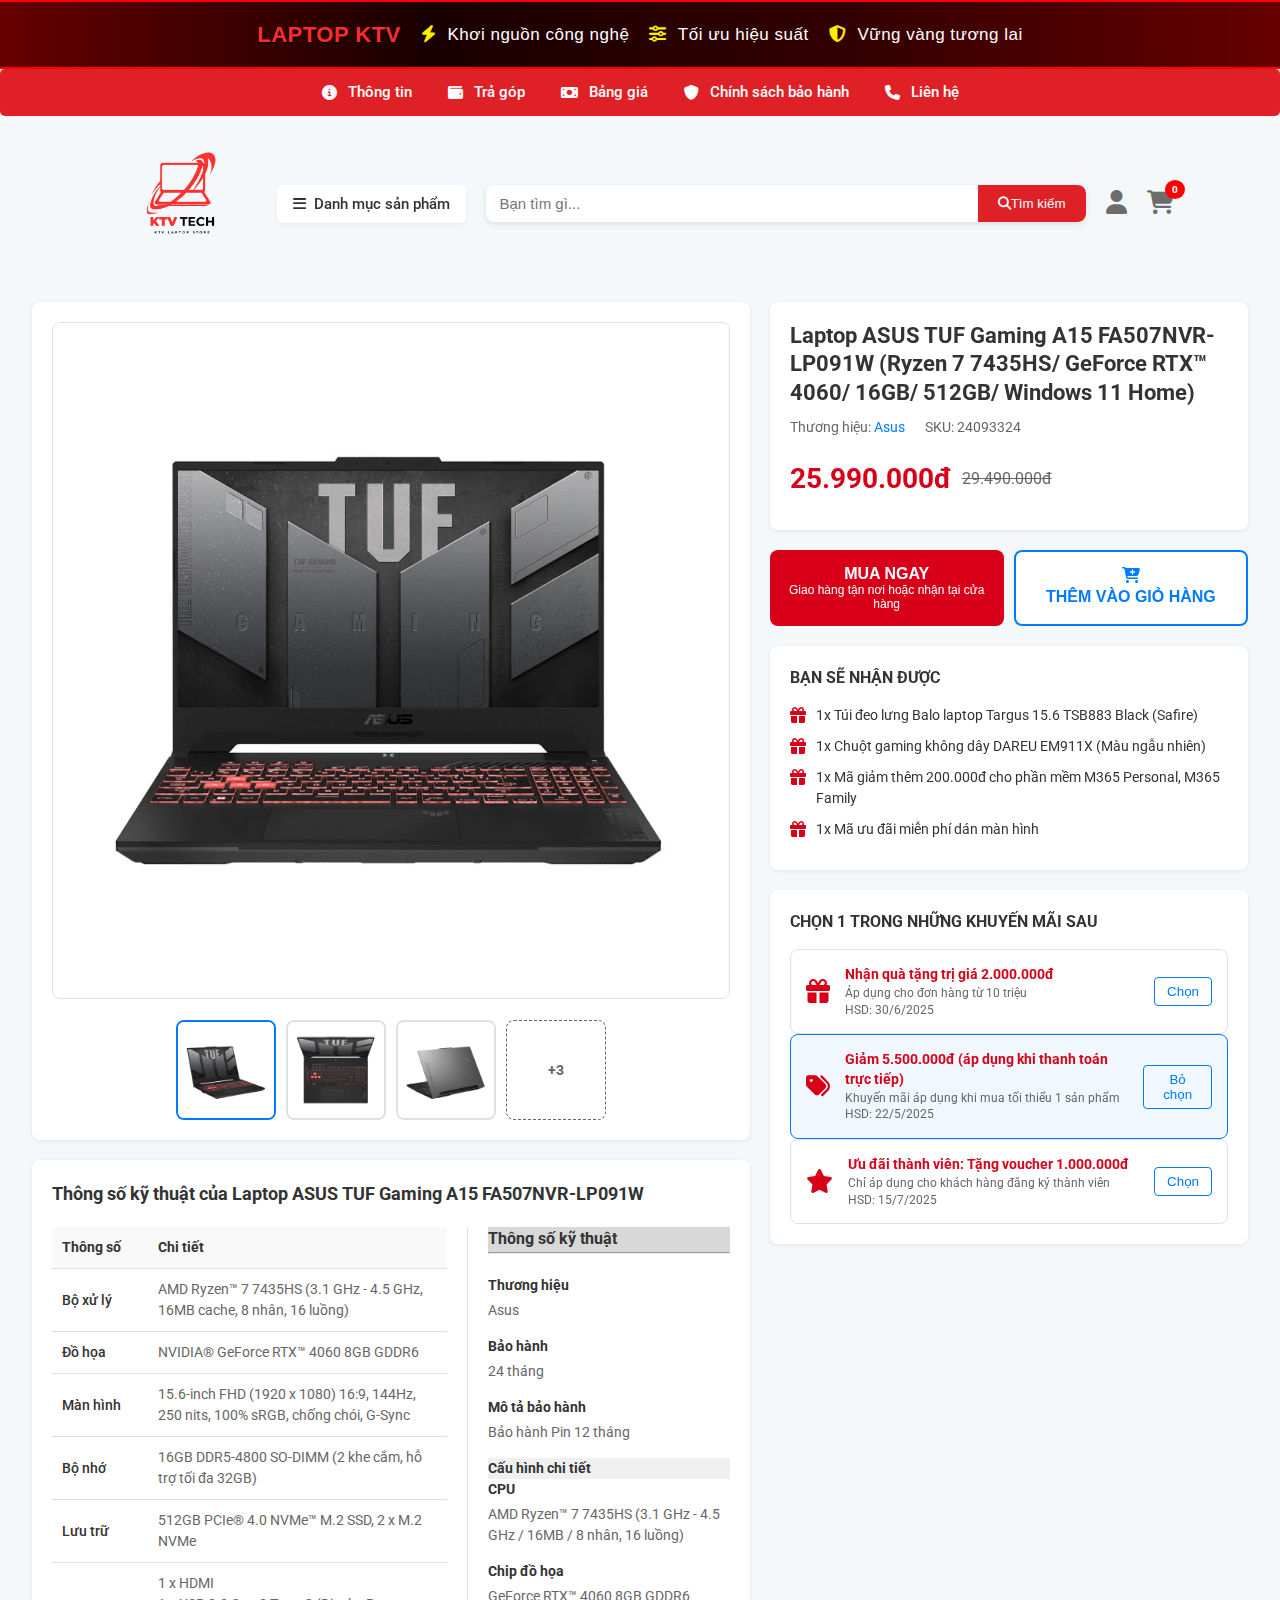
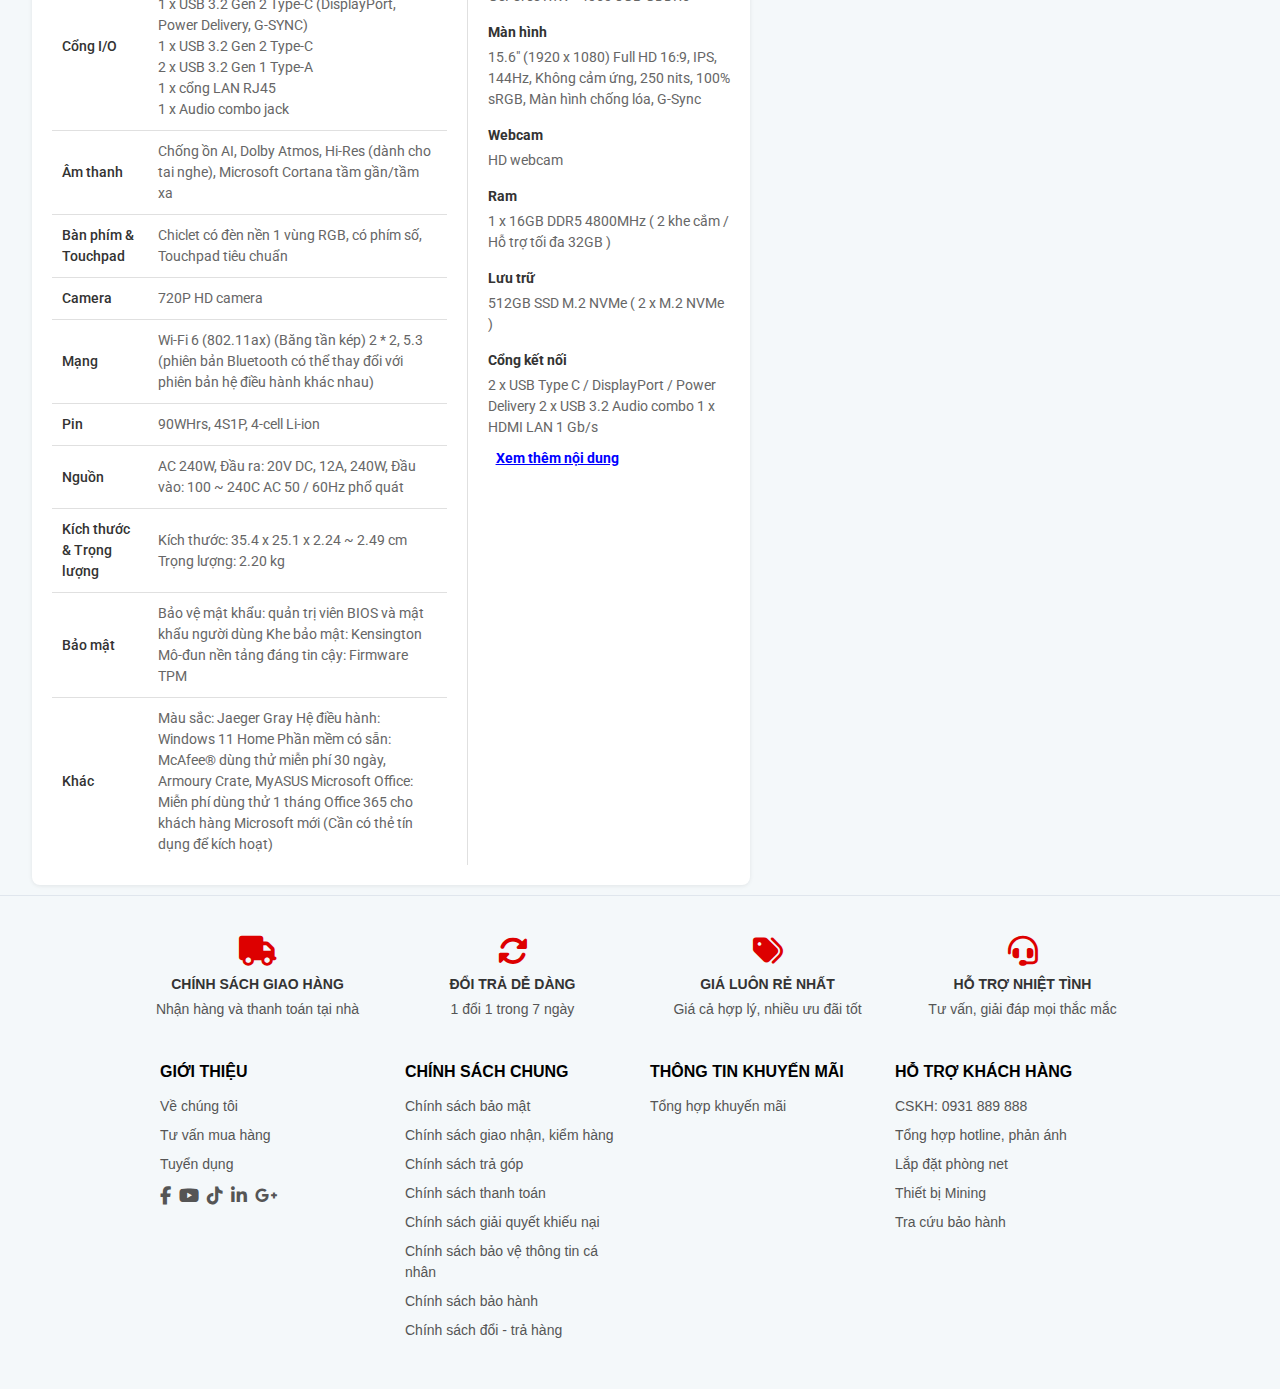
<file: frontend/sp1.html>
<!DOCTYPE html>
<html lang="vi">
<head>
    <meta charset="UTF-8">
    <meta name="viewport" content="width=device-width, initial-scale=1.0">
    <title>Laptop ASUS TUF Gaming A15 FA507NVR-LP091W</title>
    <link rel="stylesheet" href="../css/sp.css">
    <link rel="stylesheet" href="../css/style.css">
    <link rel="stylesheet" href="https://cdnjs.cloudflare.com/ajax/libs/font-awesome/6.5.1/css/all.min.css">
    <!-- Google Fonts -->
    <link rel="preconnect" href="https://fonts.googleapis.com">
    <link rel="preconnect" href="https://fonts.gstatic.com" crossorigin>
    <link href="https://fonts.googleapis.com/css2?family=Roboto:wght@400;500;700&display=swap" rel="stylesheet">
</head>
<body>
  <div class="slogan-horizontal">
  <span class="brand-name">LAPTOP KTV</span>
  <span><i class="fa-solid fa-bolt"></i> Khơi nguồn công nghệ</span>
  <span><i class="fa-solid fa-sliders"></i> Tối ưu hiệu suất</span>
  <span><i class="fa-solid fa-shield-halved"></i> Vững vàng tương lai</span>
</div>

  <!--HEADER -->
    <header>
      <div class="nav">
        <ul class="nav-list">
          <li class="nav-item">
            <a href="./thong_tin.html"><i class="fa-solid fa-circle-info"></i></i>Thông tin</a>
          </li>

          <li class="nav-item">
            <a href="#"><i class="fa-solid fa-wallet"></i>Trả góp</a>
          </li>
          <li class="nav-item">
            <a href="#"><i class="fa-solid fa-money-bill"></i>Bảng giá</a>
          </li>
          <li class="nav-item">
            <a href="#"
              ><i class="fa-solid fa-shield"></i>Chính sách bảo hành</a
            >
          </li>
          <li class="nav-item hotline">
            <a href="./contact.html"><i class="fa-solid fa-phone"></i>Liên hệ</a>
          </li>
        </ul>
      </div>
      <div class="container">
        <div class="logo">
          <a href="../index.html"><img src="../img/logo4.png" alt="STAR" /></a>
        </div>

        <div class="menu-dropdown">
          <button class="menu-btn">
            <i class="fas fa-bars"></i> Danh mục sản phẩm
          </button>
          <div class="dropdown-content">
            <a href="#">Sản phẩm 1</a>
            <a href="./sp2.html">Sản phẩm 2</a>
            <a href="./sp3.html">Sản phẩm 3</a>
          </div>
        </div>

         <div class="search-box">
            <input type="text" id="searchInput" placeholder="Bạn tìm gì..." />
            <button class="search-btn" id="searchBtn">
              <i class="fas fa-search"></i> Tìm kiếm
            </button>
          </div>


        <div class="nav-right">
          <a href="./login.html"><i class="fa-solid fa-user"></i></a>
          <a href="./cart.html" id="cartLink">
            <i class="fa-solid fa-cart-shopping"></i>
            <span id="cartCount" class="cart-count">0</span>
          </a>
        </div>
      </div>
    </header>

    <div class="container">
        <main class="product-page-layout">
            <!-- Left Column: Product Gallery & Specs -->
            <div class="left-column">
                <div class="product-gallery-card">
                    <div class="product-gallery">
                        <img id="main-product-image" src="../img/laptop1/anh2.webp" alt="Laptop ASUS TUF Gaming A15 main image">
                        <div class="thumbnail-container">
                            <img class="thumbnail active" src="../img/laptop1/anh3.webp" alt="Thumbnail 1">
                            <img class="thumbnail" src="../img/laptop1/anh4.webp" alt="Thumbnail 2">
                            <img class="thumbnail" src="../img/laptop1/anh5.webp" alt="Thumbnail 3">
                            <img class="thumbnail hidden" src="../img/laptop1/anh6.webp" alt="Thumbnail 4" />
                            <img class="thumbnail hidden" src="../img/laptop1/anh7.webp" alt="Thumbnail 5" />
                            <img class="thumbnail hidden" src="../img/laptop1/anh9.webp" alt="Thumbnail 6" />
                            <div class="thumbnail-more">+3</div>
                        </div>
                    </div>
                </div>

                <div class="product-specs-detailed-card">
                    <h2>Thông số kỹ thuật của Laptop ASUS TUF Gaming A15 FA507NVR-LP091W</h2>
                    <div class="specs-layout">
                        <div class="specs-table-container">
                            <table>
                                <tr>
                                    <th>Thông số</th>
                                    <th>Chi tiết</th>
                                </tr>
                                <tr>
                                    <td>Bộ xử lý</td>
                                    <td>AMD Ryzen™ 7 7435HS (3.1 GHz - 4.5 GHz, 16MB cache, 8 nhân, 16 luồng)</td>
                                </tr>
                                <tr>
                                    <td>Đồ họa</td>
                                    <td>NVIDIA® GeForce RTX™ 4060 8GB GDDR6</td>
                                </tr>
                                <tr>
                                    <td>Màn hình</td>
                                    <td>15.6-inch FHD (1920 x 1080) 16:9, 144Hz, 250 nits, 100% sRGB, chống chói, G-Sync</td>
                                </tr>
                                <tr>
                                    <td>Bộ nhớ</td>
                                    <td>16GB DDR5-4800 SO-DIMM (2 khe cắm, hỗ trợ tối đa 32GB)</td>
                                </tr>
                                <tr>
                                    <td>Lưu trữ</td>
                                    <td>512GB PCIe® 4.0 NVMe™ M.2 SSD, 2 x M.2 NVMe</td>
                                </tr>
                                <tr>
                                    <td>Cổng I/O</td>
                                    <td>
                                        1 x HDMI<br>
                                        1 x USB 3.2 Gen 2 Type-C (DisplayPort, Power Delivery, G-SYNC)<br>
                                        1 x USB 3.2 Gen 2 Type-C<br>
                                        2 x USB 3.2 Gen 1 Type-A<br>
                                        1 x cổng LAN RJ45<br>
                                        1 x Audio combo jack
                                    </td>
                                </tr>
                                <tr>
                                    <td>Âm thanh</td>
                                    <td>Chống ồn AI, Dolby Atmos, Hi-Res (dành cho tai nghe), Microsoft Cortana tầm gần/tầm xa</td>
                                </tr>
                                <tr>
                                    <td>Bàn phím & Touchpad</td>
                                    <td>Chiclet có đèn nền 1 vùng RGB, có phím số, Touchpad tiêu chuẩn</td>
                                </tr>
                                <tr>
                                    <td>Camera</td>
                                    <td>720P HD camera</td>
                                </tr>
                                <tr>
                                    <td>Mạng</td>
                                    <td>Wi-Fi 6 (802.11ax) (Băng tần kép) 2 * 2, 5.3 (phiên bản Bluetooth có thể thay đổi với phiên bản hệ điều hành khác nhau)</td>
                                </tr>
                                <tr>
                                    <td>Pin</td>
                                    <td>90WHrs, 4S1P, 4-cell Li-ion</td>
                                </tr>
                                <tr>
                                    <td>Nguồn</td>
                                    <td>AC 240W, Đầu ra: 20V DC, 12A, 240W, Đầu vào: 100 ~ 240C AC 50 / 60Hz phổ quát</td>
                                </tr>
                                <tr>
                                    <td>Kích thước & Trọng lượng</td>
                                    <td>
                                        Kích thước: 35.4 x 25.1 x 2.24 ~ 2.49 cm
                                        Trọng lượng: 2.20 kg
                                    </td>
                                </tr>
                                <tr>
                                    <td>Bảo mật</td>
                                    <td>Bảo vệ mật khẩu: quản trị viên BIOS và mật khẩu người dùng
                                        Khe bảo mật: Kensington
                                        Mô-đun nền tảng đáng tin cậy: Firmware TPM
                                    </td>
                                </tr>
                                <tr>
                                    <td>Khác</td>
                                    <td>	
                                        Màu sắc: Jaeger Gray
                                        Hệ điều hành: Windows 11 Home
                                        Phần mềm có sẵn: McAfee® dùng thử miễn phí 30 ngày, Armoury Crate, MyASUS
                                        Microsoft Office: Miễn phí dùng thử 1 tháng Office 365 cho khách hàng Microsoft mới (Cần có thẻ tín dụng để kích hoạt)
                                    </td>
                                </tr>
                            </table>
                        </div>
                        <div class="specs-summary-container">
                            <h3 style="background-color: #d8d8d8;">Thông số kỹ thuật</h3><hr><br>

                            <div class="spec-item">
                                <span class="spec-label">Thương hiệu</span>
                                <span class="spec-value">Asus</span>
                            </div>
                            <div class="spec-item">
                                <span class="spec-label">Bảo hành</span>
                                <span class="spec-value">24 tháng</span>
                            </div>
                            <div class="spec-item">
                                <span class="spec-label">Mô tả bảo hành</span>
                                <span class="spec-value">Bảo hành Pin 12 tháng</span>
                            </div>
                            
                            <h4 style="font-weight: bold; background-color: #f0f0f0;">Cấu hình chi tiết</h4>
                            <div class="spec-item">
                                <span class="spec-label">CPU</span>
                                <span class="spec-value">AMD Ryzen™ 7 7435HS (3.1 GHz - 4.5 GHz / 16MB / 8 nhân, 16 luồng)</span>
                            </div>
                            <div class="spec-item">
                                <span class="spec-label">Chip đồ họa</span>
                                <span class="spec-value">GeForce RTX™ 4060 8GB GDDR6</span>
                            </div>
                            <div class="spec-item">
                                <span class="spec-label">Màn hình</span>
                                <span class="spec-value">15.6" (1920 x 1080) Full HD 16:9, IPS, 144Hz, Không cảm ứng, 250 nits, 100% sRGB, Màn hình chống lóa, G-Sync</span>
                            </div>
                            <div class="spec-item">
                                <span class="spec-label">Webcam</span>
                                <span class="spec-value">HD webcam</span>
                            </div>
                             <div class="spec-item">
                                <span class="spec-label">Ram</span>
                                <span class="spec-value">1 x 16GB DDR5 4800MHz ( 2 khe cắm / Hỗ trợ tối đa 32GB )</span>
                            </div>
                            <div class="spec-item">
                                <span class="spec-label">Lưu trữ</span>
                                <span class="spec-value">512GB SSD M.2 NVMe ( 2 x M.2 NVMe )</span>
                            </div>

                            <!-- ...các spec-item khác... -->
                            <div class="spec-item">
                                <span class="spec-label">Cổng kết nối</span>
                                <span class="spec-value">
                                  2 x USB Type C / DisplayPort / Power Delivery
                                  2 x USB 3.2
                                  Audio combo
                                  1 x HDMI
                                  LAN 1 Gb/s
                                </span>
                                <div class="toggle-specs">
                                  <a href="#" class="view-more-link">Xem thêm nội dung</a>
                                  <a href="#" class="view-less-link" style="display: none;">Thu gọn nội dung</a>
                                </div>
                            </div>
                            <div class="spec-more" style="display:none;">
                                <div class="spec-item">
                                    <span class="spec-label">Âm thanh</span>
                                    <span class="spec-value">Dolby Atmos</span>
                                </div>
                                <div class="spec-item">
                                    <span class="spec-label">Kết nối không dây</span>
                                    <span class="spec-value">WiFi 802.11ax (Wifi 6) , Bluetooth 5.3</span>
                                </div>
                                <div class="spec-item">
                                    <span class="spec-label">Bàn phím</span>
                                    <span class="spec-value">Bàn phím Chiclet , có phím số , RGB</span>
                                </div>
                                <div class="spec-item">
                                    <span class="spec-label">Hệ điều hành</span>
                                    <span class="spec-value">Windows 11 Home</span>
                                </div>
                                <div class="spec-item">
                                    <span class="spec-label">Kích thước</span>
                                    <span class="spec-value">35.4 x 25.1 x 2.24 ~ 2.49 cm</span>
                                </div>
                                <div class="spec-item">
                                    <span class="spec-label">Pin</span>
                                    <span class="spec-value">4 cell 90 Wh , Pin liền</span>
                                </div>
                                <div class="spec-item">
                                    <span class="spec-label">Khối lượng</span>
                                    <span class="spec-value">2.2 kg</span>
                                </div>
                                <div class="spec-item">
                                    <span class="spec-label">Đèn LED trên máy</span>
                                    <span class="spec-value">Không đèn</span>
                                </div>
                                <h4 style="font-weight: bold; background-color: #f0f0f0;">Thông tin chung</h4>
                                <div class="spec-item">
                                    <span class="spec-label">Series model</span>
                                    <span class="spec-value">ASUS TUF Gaming</span>
                                </div>
                                <div class="spec-item">
                                    <span class="spec-label">Tên</span>
                                    <span class="spec-value">TUF Gaming A15 FA507NVR-LP091W</span>
                                </div>
                                <div class="spec-item">
                                    <span class="spec-label">Part-number</span>
                                    <span class="spec-value">90NR0JK8-M005F0</span>
                                </div>
                                <div class="spec-item">
                                    <span class="spec-label">Màu sắc</span>
                                    <span class="spec-value">Xám</span>
                                </div>
                                <div class="spec-item">
                                    <span class="spec-label">Nhu cầu</span>
                                    <span class="spec-value">Gaming</span>
                                </div>
                            
                            </div>

                        </div>
                    </div>
                </div>
            </div>

            <!-- Right Column: Purchase Info -->
            <div class="right-column">
                <div class="product-main-details-card">
                    <h1 class="product-title">Laptop ASUS TUF Gaming A15 FA507NVR-LP091W (Ryzen 7 7435HS/ GeForce RTX™ 4060/ 16GB/ 512GB/ Windows 11 Home)</h1>
                    <div class="product-meta">
                        <span>Thương hiệu: <a href="#">Asus</a></span>
                        <span>SKU: 24093324</span>
                    </div>

                    <div class="price-section">
                        <span class="current-price">25.990.000đ</span>
                        <span class="old-price">29.490.000đ</span>
                        <span class="discount-badge">-15%</span>
                    </div>
                </div>

                <div class="action-buttons">
                    <button class="btn btn-buy-now" onclick="openOrderPopup()">
                        <strong>MUA NGAY</strong>
                        <span>Giao hàng tận nơi hoặc nhận tại cửa hàng</span>
                      </button>
                    <button class="btn btn-add-to-cart" onclick='addToCart({
                      id: "ASUS-TUF-FA507NVR-LP091W",
                      name: "Laptop ASUS TUF Gaming A15 FA507NVR-LP091W",
                      price: 25990000,
                      image: "../img/laptop1/anh2.webp"
                    })'>
                      <i class="fa-solid fa-cart-plus"></i>
                        <span>THÊM VÀO GIỎ HÀNG</span>
                      </button>

                </div>
          
                <div class="benefits-card">
                    <h4>BẠN SẼ NHẬN ĐƯỢC</h4>
                    <ul>
                        <li><i class="fa-solid fa-gift"></i> 1x Túi đeo lưng Balo laptop Targus 15.6 TSB883 Black (Safire)</li>
                        <li><i class="fa-solid fa-gift"></i> 1x Chuột gaming không dây DAREU EM911X (Màu ngẫu nhiên)</li>
                        <li><i class="fa-solid fa-gift"></i> 1x Mã giảm thêm 200.000đ cho phần mềm M365 Personal, M365 Family</li>
                        <li><i class="fa-solid fa-gift"></i> 1x Mã ưu đãi miễn phí dán màn hình</li>
                    </ul>
                </div>
                
                 <div class="promo-selection-card">
                    <h4>CHỌN 1 TRONG NHỮNG KHUYẾN MÃI SAU</h4>
                    <div class="promo-option">
                        <div class="promo-icon"><i class="fa-solid fa-gift"></i></div>
                        <div class="promo-details">
                            <p><strong>Nhận quà tặng trị giá 2.000.000đ</strong></p>
                            <p class="promo-condition">Áp dụng cho đơn hàng từ 10 triệu</p>
                            <p class="promo-expiry">HSD: 30/6/2025</p>
                        </div>
                        <button class="promo-select-btn">Chọn</button>
                    </div>

                    <div class="promo-option selected">
                        <div class="promo-icon"><i class="fa-solid fa-tags"></i></div>
                        <div class="promo-details">
                            <p><strong>Giảm 5.500.000đ (áp dụng khi thanh toán trực tiếp)</strong></p>
                            <p class="promo-condition">Khuyến mãi áp dụng khi mua tối thiểu 1 sản phẩm</p>
                            <p class="promo-expiry">HSD: 22/5/2025</p>
                        </div>
                        <button class="promo-select-btn">Bỏ chọn</button>
                    </div>
                    <div class="promo-option">
                        <div class="promo-icon"><i class="fa-solid fa-star"></i></div>
                        <div class="promo-details">
                            <p><strong>Ưu đãi thành viên: Tặng voucher 1.000.000đ</strong></p>
                            <p class="promo-condition">Chỉ áp dụng cho khách hàng đăng ký thành viên</p>
                            <p class="promo-expiry">HSD: 15/7/2025</p>
                        </div>
                        <button class="promo-select-btn">Chọn</button>
                    </div>
                </div>
            </div>
        </main>
    </div>


    <!-- FOOTER -->
    <footer class="footer">
      <!-- Top icons row -->
      <div class="footer-icons">
        <div class="item">
          <i class="fas fa-truck"></i>
          <span class="title">CHÍNH SÁCH GIAO HÀNG</span>
          <small>Nhận hàng và thanh toán tại nhà</small>
        </div>
        <div class="item">
          <i class="fas fa-sync-alt"></i>
          <span class="title">ĐỔI TRẢ DỄ DÀNG</span>
          <small>1 đổi 1 trong 7 ngày</small>
        </div>
        <div class="item">
          <i class="fas fa-tags"></i>
          <span class="title">GIÁ LUÔN RẺ NHẤT</span>
          <small>Giá cả hợp lý, nhiều ưu đãi tốt</small>
        </div>
        <div class="item">
          <i class="fas fa-headset"></i>
          <span class="title">HỖ TRỢ NHIỆT TÌNH</span>
          <small>Tư vấn, giải đáp mọi thắc mắc</small>
        </div>
      </div>

      <div class="footer-content">
        <div>
          <h4>GIỚI THIỆU</h4>
          <ul>
            <li><a href="#">Về chúng tôi</a></li>
            <li><a href="#">Tư vấn mua hàng</a></li>
            <li><a href="#">Tuyển dụng</a></li>
          </ul>
          <div class="social">
            <a href="https://www.facebook.com/cnttFpolyDongNai" target="_blank"><i class="fab fa-facebook-f"></i></a>
            <a href="https://www.youtube.com/shorts/nNK4jmekiQE" target="_blank"><i class="fab fa-youtube"></i></a>
            <a href="https://www.tiktok.com/@lukman.juventino/video/7466604604218805510?q=html%2C%20css&t=1749998263276" target="_blank"><i class="fab fa-tiktok"></i></a>
            <a href="#"><i class="fab fa-linkedin-in"></i></a>
            <a href="https://www.w3schools.com/html/html_css.asp" target="_blank"><i class="fab fa-google-plus-g"></i></a>
          </div>
        </div>

        <div>
          <h4>CHÍNH SÁCH CHUNG</h4>
          <ul>
            <li><a href="#">Chính sách bảo mật</a></li>
            <li><a href="#">Chính sách giao nhận, kiểm hàng</a></li>
            <li><a href="#">Chính sách trả góp</a></li>
            <li><a href="#">Chính sách thanh toán</a></li>
            <li><a href="#">Chính sách giải quyết khiếu nại</a></li>
            <li><a href="#">Chính sách bảo vệ thông tin cá nhân</a></li>
            <li><a href="#">Chính sách bảo hành</a></li>
            <li><a href="#">Chính sách đổi - trả hàng</a></li>
          </ul>
        </div>

        <div>
          <h4>THÔNG TIN KHUYẾN MÃI</h4>
          <ul>
            <li><a href="#">Tổng hợp khuyến mãi</a></li>
          </ul>
        </div>

        <div>
          <h4>HỖ TRỢ KHÁCH HÀNG</h4>
          <ul>
            <li><a href="tel:0931889888">CSKH: 0931 889 888</a></li>
            <li><a href="#">Tổng hợp hotline, phản ánh</a></li>
            <li><a href="#">Lắp đặt phòng net</a></li>
            <li><a href="#">Thiết bị Mining</a></li>
            <li><a href="#">Tra cứu bảo hành</a></li>
          </ul>
        </div>
      </div>
    </footer>

    <!-- POPUP MUA NGAY -->
<div id="orderPopup">
  <div class="popup-content">
    <h3>Nhập thông tin đặt hàng</h3>
    <label>Họ tên:</label>
    <input type="text" id="customerName">
    <label>Địa chỉ:</label>
    <input type="text" id="customerAddress">
    <label>Số điện thoại:</label>
    <input type="text" id="customerPhone">
    <div style="text-align:right;">
      <button onclick="submitOrder()">Xác nhận</button>
      <button onclick="document.getElementById('orderPopup').style.display='none'">Hủy</button>
    </div>
  </div>
</div>

    <script src="../js/searchbox.js"></script>
    <script src="../js/cart.js"></script>
    <script src="../js/muahang.js"></script>
    <script src="../js/sp.js"></script>
     <!--Start of Tawk.to Script-->
<script type="text/javascript">
var Tawk_API=Tawk_API||{}, Tawk_LoadStart=new Date();
(function(){
var s1=document.createElement("script"),s0=document.getElementsByTagName("script")[0];
s1.async=true;
s1.src='https://embed.tawk.to/684fb40db28b01190c4fddf1/1itrlelh9';
s1.charset='UTF-8';
s1.setAttribute('crossorigin','*');
s0.parentNode.insertBefore(s1,s0);
})();
</script>

<script>
  var Tawk_API = Tawk_API || {}, Tawk_LoadStart = new Date();

  // Khi người dùng thu nhỏ cửa sổ chat
  Tawk_API.onChatEnded = function() {
  resetChatSession();
};

  function resetChatSession() {
  if (typeof Tawk_API.endChat === 'function') {
    Tawk_API.endChat();
  }

  // Xóa session và cookies nhẹ nhàng, KHÔNG reload
  setTimeout(function () {
    localStorage.removeItem('tawkUUID'); // Chỉ xóa ID session của Tawk.to
    sessionStorage.clear();
  }, 500);
}
</file>
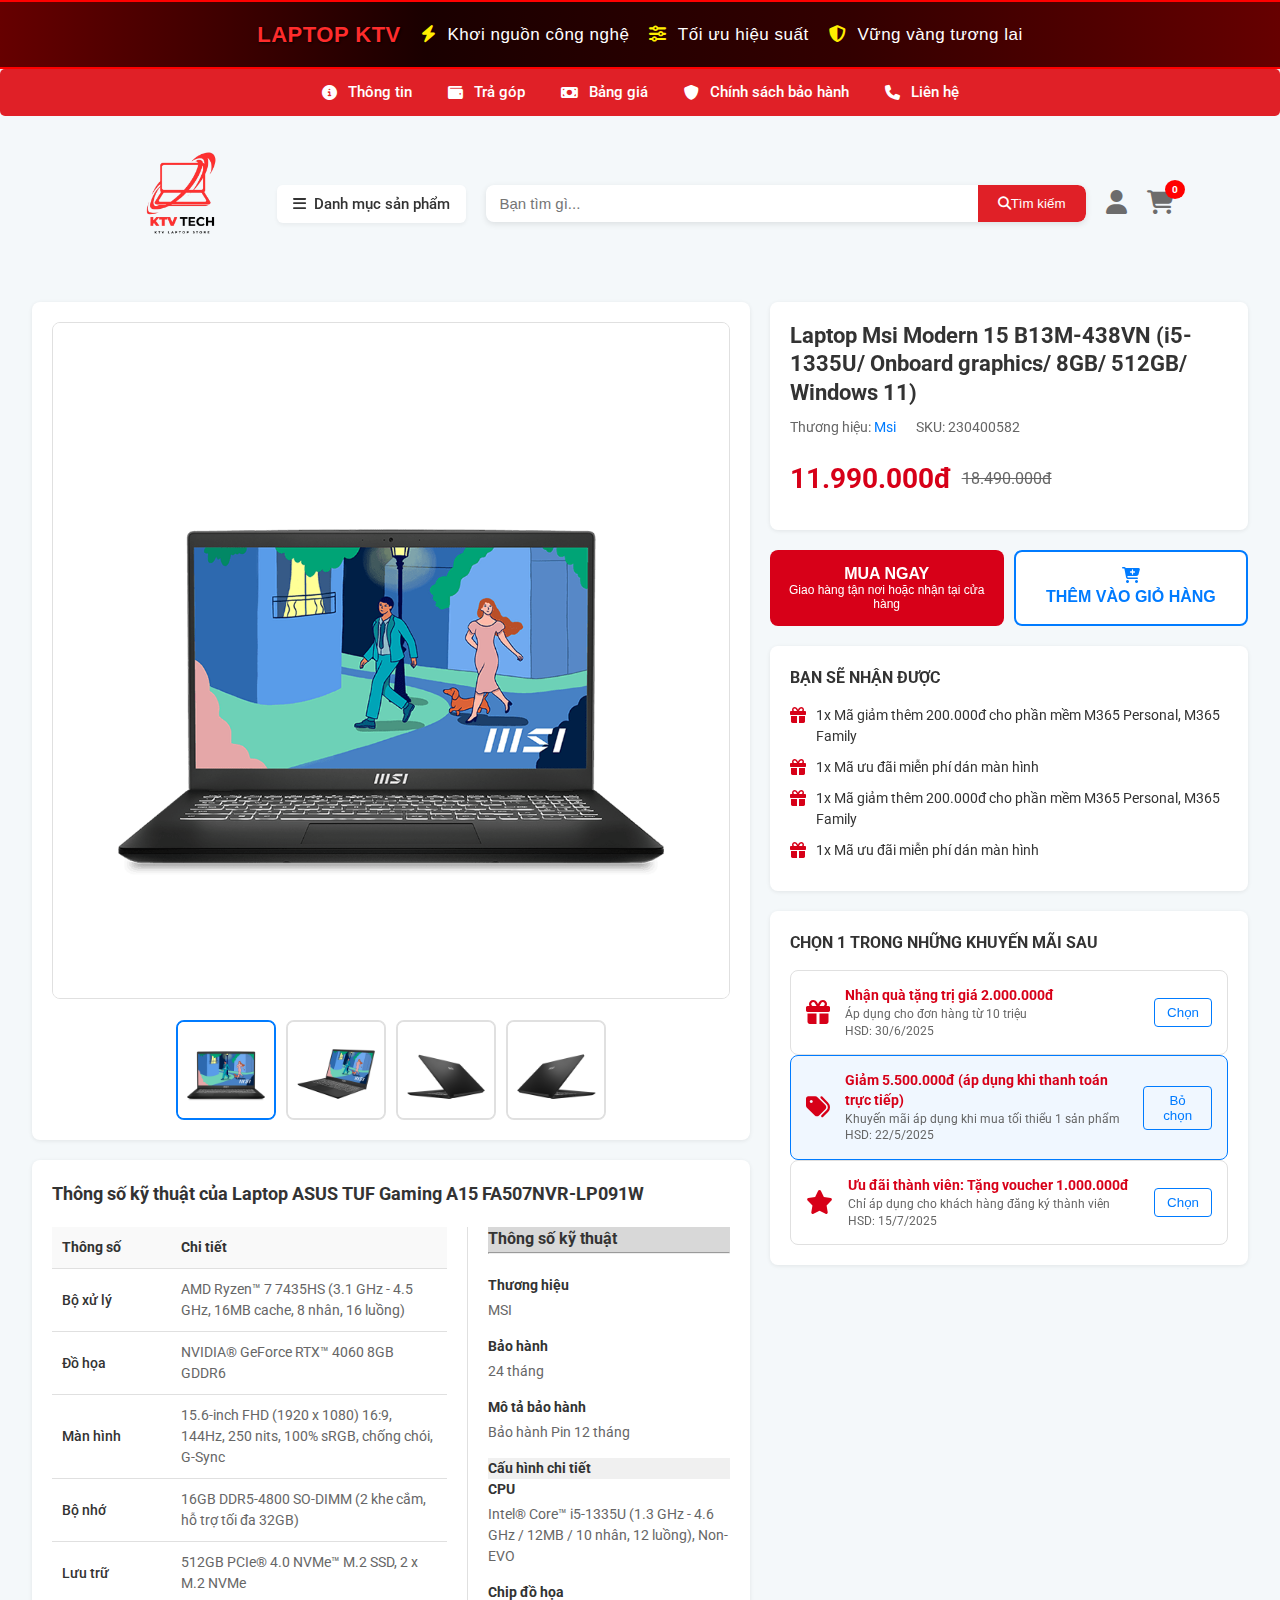
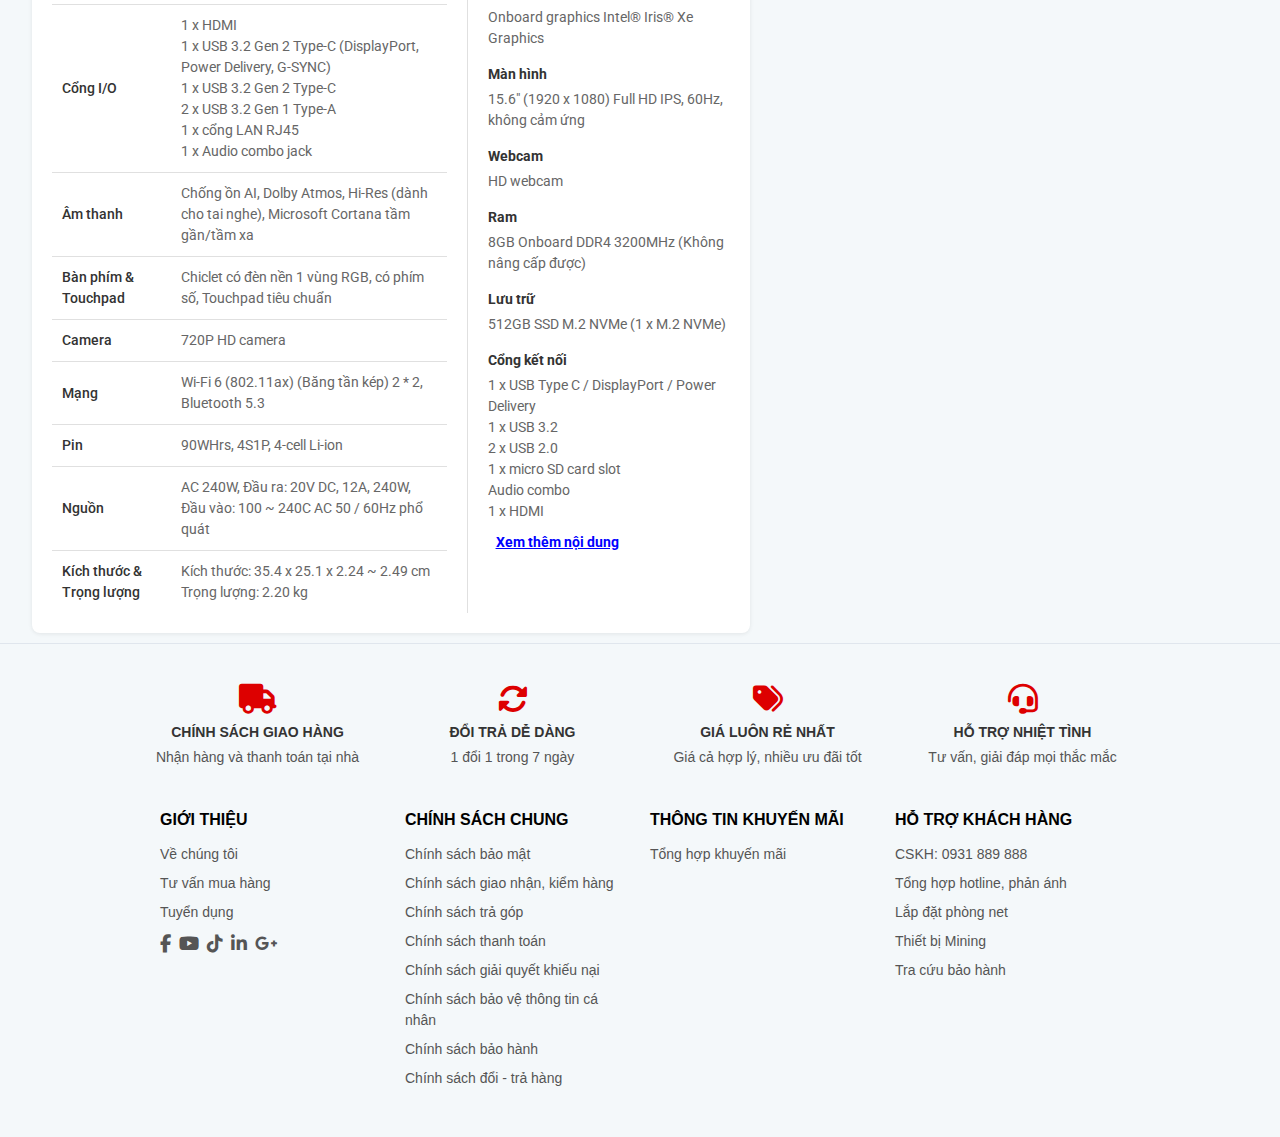
<file: frontend/sp2.html>
<!DOCTYPE html>
<html lang="vi">
<head>
    <meta charset="UTF-8">
    <meta name="viewport" content="width=device-width, initial-scale=1.0">
    <title>Laptop Msi Modern 15 B13M-438VN</title>
    <link rel="stylesheet" href="../css/sp.css">
    <link rel="stylesheet" href="../css/style.css">
    <!-- Font Awesome for icons -->
    <link rel="stylesheet" href="https://cdnjs.cloudflare.com/ajax/libs/font-awesome/6.5.1/css/all.min.css">
    <!-- Google Fonts -->
    <link rel="preconnect" href="https://fonts.googleapis.com">
    <link rel="preconnect" href="https://fonts.gstatic.com" crossorigin>
    <link href="https://fonts.googleapis.com/css2?family=Roboto:wght@400;500;700&display=swap" rel="stylesheet">
</head>
<body>
  <div class="slogan-horizontal">
  <span class="brand-name">LAPTOP KTV</span>
  <span><i class="fa-solid fa-bolt"></i> Khơi nguồn công nghệ</span>
  <span><i class="fa-solid fa-sliders"></i> Tối ưu hiệu suất</span>
  <span><i class="fa-solid fa-shield-halved"></i> Vững vàng tương lai</span>
</div>

  <!--HEADER -->
    <header>
      <div class="nav">
        <ul class="nav-list">
          <li class="nav-item">
            <a href="../frontend/thong_tin.html"><i class="fa-solid fa-circle-info"></i></i>Thông tin</a>
          </li>

          <li class="nav-item">
            <a href="#"><i class="fa-solid fa-wallet"></i>Trả góp</a>
          </li>
          <li class="nav-item">
            <a href="#"><i class="fa-solid fa-money-bill"></i>Bảng giá</a>
          </li>
          <li class="nav-item">
            <a href="#"
              ><i class="fa-solid fa-shield"></i>Chính sách bảo hành</a
            >
          </li>
          <li class="nav-item hotline">
            <a href="./contact.html"><i class="fa-solid fa-phone"></i>Liên hệ</a>
          </li>
        </ul>
      </div>
      <div class="container">
        <div class="logo">
          <a href="../index.html"><img src="../img/logo4.png" alt="STAR" /></a>
        </div>

         <div class="menu-dropdown">
          <button class="menu-btn">
            <i class="fas fa-bars"></i> Danh mục sản phẩm
          </button>
          <div class="dropdown-content">
            <a href="../frontend/sp1.html">Sản phẩm 1</a>
            <a href="#">Sản phẩm 2</a>
            <a href="../frontend/sp3.html">Sản phẩm 3</a>
          </div>
        </div>

         <div class="search-box">
            <input type="text" id="searchInput" placeholder="Bạn tìm gì..." />
            <button class="search-btn" id="searchBtn">
              <i class="fas fa-search"></i> Tìm kiếm
            </button>
          </div>

        <div class="nav-right">
          <a href="../frontend/login.html"><i class="fa-solid fa-user"></i></a>
          <a href="../frontend/cart.html" id="cartLink">
            <i class="fa-solid fa-cart-shopping"></i>
            <span id="cartCount" class="cart-count">0</span>
          </a>
        </div>
      </div>
    </header>

    <div class="container">
        <main class="product-page-layout">
            <!-- Left Column: Product Gallery & Specs -->
            <div class="left-column">
                <div class="product-gallery-card">
                    <div class="product-gallery">
                        <img id="main-product-image" src="../img/laptop2/anh1.webp" alt="Laptop ASUS TUF Gaming A15 main image">
                        <div class="thumbnail-container">
                            <img class="thumbnail active" src="../img/laptop2/anh1.webp" alt="Thumbnail 1">
                            <img class="thumbnail" src="../img/laptop2/anh3.webp" alt="Thumbnail 2">
                            <img class="thumbnail" src="../img/laptop2/anh4.webp" alt="Thumbnail 3">
                            <img class="thumbnail" src="../img/laptop2/anh5.webp" alt="Thumbnail 4">
                        </div>
                    </div>
                </div>

                <div class="product-specs-detailed-card">
                    <h2>Thông số kỹ thuật của Laptop ASUS TUF Gaming A15 FA507NVR-LP091W</h2>
                    <div class="specs-layout">
                        <div class="specs-table-container">
                            <table>
                                <tr>
                                    <th>Thông số</th>
                                    <th>Chi tiết</th>
                                </tr>
                                <tr>
                                <td>Bộ xử lý</td>
                                <td>AMD Ryzen™ 7 7435HS (3.1 GHz - 4.5 GHz, 16MB cache, 8 nhân, 16 luồng)</td>
                            </tr>
                            <tr>
                                <td>Đồ họa</td>
                                <td>NVIDIA® GeForce RTX™ 4060 8GB GDDR6</td>
                            </tr>
                            <tr>
                                <td>Màn hình</td>
                                <td>15.6-inch FHD (1920 x 1080) 16:9, 144Hz, 250 nits, 100% sRGB, chống chói, G-Sync</td>
                            </tr>
                            <tr>
                                <td>Bộ nhớ</td>
                                <td>16GB DDR5-4800 SO-DIMM (2 khe cắm, hỗ trợ tối đa 32GB)</td>
                            </tr>
                            <tr>
                                <td>Lưu trữ</td>
                                <td>512GB PCIe® 4.0 NVMe™ M.2 SSD, 2 x M.2 NVMe</td>
                            </tr>
                            <tr>
                                <td>Cổng I/O</td>
                                <td>
                                    1 x HDMI<br>
                                    1 x USB 3.2 Gen 2 Type-C (DisplayPort, Power Delivery, G-SYNC)<br>
                                    1 x USB 3.2 Gen 2 Type-C<br>
                                    2 x USB 3.2 Gen 1 Type-A<br>
                                    1 x cổng LAN RJ45<br>
                                    1 x Audio combo jack
                                </td>
                            </tr>
                            <tr>
                                <td>Âm thanh</td>
                                <td>Chống ồn AI, Dolby Atmos, Hi-Res (dành cho tai nghe), Microsoft Cortana tầm gần/tầm xa</td>
                            </tr>
                            <tr>
                                <td>Bàn phím & Touchpad</td>
                                <td>Chiclet có đèn nền 1 vùng RGB, có phím số, Touchpad tiêu chuẩn</td>
                            </tr>
                            <tr>
                                <td>Camera</td>
                                <td>720P HD camera</td>
                            </tr>
                            <tr>
                                <td>Mạng</td>
                                <td>Wi-Fi 6 (802.11ax) (Băng tần kép) 2 * 2, Bluetooth 5.3</td>
                            </tr>
                            <tr>
                                <td>Pin</td>
                                <td>90WHrs, 4S1P, 4-cell Li-ion</td>
                            </tr>
                            <tr>
                                <td>Nguồn</td>
                                <td>AC 240W, Đầu ra: 20V DC, 12A, 240W, Đầu vào: 100 ~ 240C AC 50 / 60Hz phổ quát</td>
                            </tr>
                            <tr>
                                <td>Kích thước & Trọng lượng</td>
                                <td>Kích thước: 35.4 x 25.1 x 2.24 ~ 2.49 cm<br>Trọng lượng: 2.20 kg</td>
                            </tr>
                            </table>
                        </div>
                        <div class="specs-summary-container">
                            <h3 style="background-color: #d8d8d8;">Thông số kỹ thuật</h3><hr><br>

                            <div class="spec-item">
                            <span class="spec-label">Thương hiệu</span>
                            <span class="spec-value">MSI</span>
                        </div>
                        <div class="spec-item">
                            <span class="spec-label">Bảo hành</span>
                            <span class="spec-value">24 tháng</span>
                        </div>
                        <div class="spec-item">
                            <span class="spec-label">Mô tả bảo hành</span>
                            <span class="spec-value">Bảo hành Pin 12 tháng</span>
                        </div>

                        <h4 style="font-weight: bold; background-color: #f0f0f0;">Cấu hình chi tiết</h4>
                        <div class="spec-item">
                            <span class="spec-label">CPU</span>
                            <span class="spec-value">Intel® Core™ i5-1335U (1.3 GHz - 4.6 GHz / 12MB / 10 nhân, 12 luồng), Non-EVO</span>
                        </div>
                        <div class="spec-item">
                            <span class="spec-label">Chip đồ họa</span>
                            <span class="spec-value">Onboard graphics Intel® Iris® Xe Graphics</span>
                        </div>
                        <div class="spec-item">
                            <span class="spec-label">Màn hình</span>
                            <span class="spec-value">15.6" (1920 x 1080) Full HD IPS, 60Hz, không cảm ứng</span>
                        </div>
                        <div class="spec-item">
                            <span class="spec-label">Webcam</span>
                            <span class="spec-value">HD webcam</span>
                        </div>
                        <div class="spec-item">
                            <span class="spec-label">Ram</span>
                            <span class="spec-value">8GB Onboard DDR4 3200MHz (Không nâng cấp được)</span>
                        </div>
                        <div class="spec-item">
                            <span class="spec-label">Lưu trữ</span>
                            <span class="spec-value">512GB SSD M.2 NVMe (1 x M.2 NVMe)</span>
                        </div>

                        <div class="spec-item">
                            <span class="spec-label">Cổng kết nối</span>
                            <span class="spec-value">
                                1 x USB Type C / DisplayPort / Power Delivery<br>
                                1 x USB 3.2<br>
                                2 x USB 2.0<br>
                                1 x micro SD card slot<br>
                                Audio combo<br>
                                1 x HDMI
                            </span>
                           <div class="toggle-specs">
                                <a href="#" class="view-more-link">Xem thêm nội dung</a>
                            <a href="#" class="view-less-link" style="display: none;">Thu gọn nội dung</a>
                            </div>
                        </div>
                        <div class="spec-more" style="display:none;">
                            <div class="spec-item">
                                <span class="spec-label">Âm thanh</span>
                                <span class="spec-value">Hi-Res Audio</span>
                            </div>
                            <div class="spec-item">
                                <span class="spec-label">Kết nối không dây</span>
                                <span class="spec-value">WiFi 802.11ax (Wifi 6), Bluetooth 5.2</span>
                            </div>
                            <div class="spec-item">
                                <span class="spec-label">Bàn phím</span>
                                <span class="spec-value">Bàn phím thường, có phím số, LED</span>
                            </div>
                            <div class="spec-item">
                                <span class="spec-label">Hệ điều hành</span>
                                <span class="spec-value">Windows 11 Home</span>
                            </div>
                            <div class="spec-item">
                                <span class="spec-label">Kích thước</span>
                                <span class="spec-value">359 x 241 x 19.9 mm</span>
                            </div>
                            <div class="spec-item">
                                <span class="spec-label">Pin</span>
                                <span class="spec-value">3 cell 40 Wh, Pin liền</span>
                            </div>
                            <div class="spec-item">
                                <span class="spec-label">Khối lượng</span>
                                <span class="spec-value">1.7 kg</span>
                            </div>
                            <div class="spec-item">
                                <span class="spec-label">Đèn LED trên máy</span>
                                <span class="spec-value">Không đèn</span>
                            </div>
                            <h4 style="font-weight: bold; background-color: #f0f0f0;">Thông tin chung</h4>
                            <div class="spec-item">
                                <span class="spec-label">Series model</span>
                                <span class="spec-value">MSI Modern</span>
                            </div>
                            <div class="spec-item">
                                <span class="spec-label">Tên</span>
                                <span class="spec-value">Modern 15 B13M-438VN</span>
                            </div>
                            <div class="spec-item">
                                <span class="spec-label">Part-number</span>
                                <span class="spec-value">438VN</span>
                            </div>
                            <div class="spec-item">
                                <span class="spec-label">Màu sắc</span>
                                <span class="spec-value">Đen</span>
                            </div>
                            <div class="spec-item">
                                <span class="spec-label">Nhu cầu</span>
                                <span class="spec-value">Văn phòng</span>
                            </div>
                            </div>

                        </div>
                    </div>
                </div>
            </div>

            <!-- Right Column: Purchase Info -->
            <div class="right-column">
                <div class="product-main-details-card">
                    <h1 class="product-title">Laptop Msi Modern 15 B13M-438VN (i5-1335U/ Onboard graphics/ 8GB/ 512GB/ Windows 11)</h1>
                    <div class="product-meta">
                        <span>Thương hiệu: <a href="#">Msi</a></span>
                        <span>SKU: 230400582</span>
                    </div>

                    <div class="price-section">
                        <span class="current-price">11.990.000đ</span>
                        <span class="old-price">18.490.000đ</span>
                        <span class="discount-badge">-35.154%</span>
                    </div>
                </div>

                <div class="action-buttons">
                    <button class="btn btn-buy-now" onclick="openOrderPopup()">
                        <strong>MUA NGAY</strong>
                        <span>Giao hàng tận nơi hoặc nhận tại cửa hàng</span>
                      </button>
                    <button class="btn btn-add-to-cart" onclick='addToCart({
                      id: "Msi Modern 15 B13M-438VN",
                      name: "Laptop Msi Modern 15 B13M-438VN",
                      price: 11990000,
                      image: "../img/laptop2/anh1.webp",
                    })'>
                      <i class="fa-solid fa-cart-plus"></i>
                        <span>THÊM VÀO GIỎ HÀNG</span>
                      </button>
                </div>

                <div class="benefits-card">
                    <h4>BẠN SẼ NHẬN ĐƯỢC</h4>
                    <ul>
                        <li><i class="fa-solid fa-gift"></i> 1x Mã giảm thêm 200.000đ cho phần mềm M365 Personal, M365 Family</li>
                        <li><i class="fa-solid fa-gift"></i> 1x Mã ưu đãi miễn phí dán màn hình</li>
                        <li><i class="fa-solid fa-gift"></i> 1x Mã giảm thêm 200.000đ cho phần mềm M365 Personal, M365 Family</li>
                        <li><i class="fa-solid fa-gift"></i> 1x Mã ưu đãi miễn phí dán màn hình</li>
                    </ul>
                </div>
                
                 <div class="promo-selection-card">
                    <h4>CHỌN 1 TRONG NHỮNG KHUYẾN MÃI SAU</h4>
                    <div class="promo-option">
                        <div class="promo-icon"><i class="fa-solid fa-gift"></i></div>
                        <div class="promo-details">
                            <p><strong>Nhận quà tặng trị giá 2.000.000đ</strong></p>
                            <p class="promo-condition">Áp dụng cho đơn hàng từ 10 triệu</p>
                            <p class="promo-expiry">HSD: 30/6/2025</p>
                        </div>
                        <button class="promo-select-btn">Chọn</button>
                    </div>
                    <div class="promo-option selected">
                        <div class="promo-icon"><i class="fa-solid fa-tags"></i></div>
                        <div class="promo-details">
                            <p><strong>Giảm 5.500.000đ (áp dụng khi thanh toán trực tiếp)</strong></p>
                            <p class="promo-condition">Khuyến mãi áp dụng khi mua tối thiểu 1 sản phẩm</p>
                            <p class="promo-expiry">HSD: 22/5/2025</p>
                        </div>
                        <button class="promo-select-btn">Bỏ chọn</button>
                    </div>
                    <div class="promo-option">
                        <div class="promo-icon"><i class="fa-solid fa-star"></i></div>
                        <div class="promo-details">
                            <p><strong>Ưu đãi thành viên: Tặng voucher 1.000.000đ</strong></p>
                            <p class="promo-condition">Chỉ áp dụng cho khách hàng đăng ký thành viên</p>
                            <p class="promo-expiry">HSD: 15/7/2025</p>
                        </div>
                        <button class="promo-select-btn">Chọn</button>
                    </div>
                </div>
            </div>
        </main>
    </div>


   <!-- FOOTER -->
    <footer class="footer">
      <!-- Top icons row -->
      <div class="footer-icons">
        <div class="item">
          <i class="fas fa-truck"></i>
          <span class="title">CHÍNH SÁCH GIAO HÀNG</span>
          <small>Nhận hàng và thanh toán tại nhà</small>
        </div>
        <div class="item">
          <i class="fas fa-sync-alt"></i>
          <span class="title">ĐỔI TRẢ DỄ DÀNG</span>
          <small>1 đổi 1 trong 7 ngày</small>
        </div>
        <div class="item">
          <i class="fas fa-tags"></i>
          <span class="title">GIÁ LUÔN RẺ NHẤT</span>
          <small>Giá cả hợp lý, nhiều ưu đãi tốt</small>
        </div>
        <div class="item">
          <i class="fas fa-headset"></i>
          <span class="title">HỖ TRỢ NHIỆT TÌNH</span>
          <small>Tư vấn, giải đáp mọi thắc mắc</small>
        </div>
      </div>

      <div class="footer-content">
        <div>
          <h4>GIỚI THIỆU</h4>
          <ul>
            <li><a href="#">Về chúng tôi</a></li>
            <li><a href="#">Tư vấn mua hàng</a></li>
            <li><a href="#">Tuyển dụng</a></li>
          </ul>
          <div class="social">
            <a href="https://www.facebook.com/cnttFpolyDongNai" target="_blank"><i class="fab fa-facebook-f"></i></a>
            <a href="https://www.youtube.com/shorts/nNK4jmekiQE" target="_blank"><i class="fab fa-youtube"></i></a>
            <a href="https://www.tiktok.com/@lukman.juventino/video/7466604604218805510?q=html%2C%20css&t=1749998263276" target="_blank"><i class="fab fa-tiktok"></i></a>
            <a href="#"><i class="fab fa-linkedin-in"></i></a>
            <a href="https://www.w3schools.com/html/html_css.asp" target="_blank"><i class="fab fa-google-plus-g"></i></a>
          </div>
        </div>

        <div>
          <h4>CHÍNH SÁCH CHUNG</h4>
          <ul>
            <li><a href="#">Chính sách bảo mật</a></li>
            <li><a href="#">Chính sách giao nhận, kiểm hàng</a></li>
            <li><a href="#">Chính sách trả góp</a></li>
            <li><a href="#">Chính sách thanh toán</a></li>
            <li><a href="#">Chính sách giải quyết khiếu nại</a></li>
            <li><a href="#">Chính sách bảo vệ thông tin cá nhân</a></li>
            <li><a href="#">Chính sách bảo hành</a></li>
            <li><a href="#">Chính sách đổi - trả hàng</a></li>
          </ul>
        </div>

        <div>
          <h4>THÔNG TIN KHUYẾN MÃI</h4>
          <ul>
            <li><a href="#">Tổng hợp khuyến mãi</a></li>
          </ul>
        </div>

        <div>
          <h4>HỖ TRỢ KHÁCH HÀNG</h4>
          <ul>
            <li><a href="tel:0931889888">CSKH: 0931 889 888</a></li>
            <li><a href="#">Tổng hợp hotline, phản ánh</a></li>
            <li><a href="#">Lắp đặt phòng net</a></li>
            <li><a href="#">Thiết bị Mining</a></li>
            <li><a href="#">Tra cứu bảo hành</a></li>
          </ul>
        </div>
      </div>
    </footer>
    <!-- POPUP MUA NGAY -->
<div id="orderPopup">
  <div class="popup-content">
    <h3>Nhập thông tin đặt hàng</h3>
    <label>Họ tên:</label>
    <input type="text" id="customerName">
    <label>Địa chỉ:</label>
    <input type="text" id="customerAddress">
    <label>Số điện thoại:</label>
    <input type="text" id="customerPhone">
    <div style="text-align:right;">
      <button onclick="submitOrder()">Xác nhận</button>
      <button onclick="document.getElementById('orderPopup').style.display='none'">Hủy</button>
    </div>
  </div>
</div>

    <script src="../js/searchbox.js"></script>
    <script src="../js/cart.js"></script>
    <script src="../js/muahang.js"></script>
    <script src="../js/sp.js"></script>
     <!--Start of Tawk.to Script-->
<script type="text/javascript">
var Tawk_API=Tawk_API||{}, Tawk_LoadStart=new Date();
(function(){
var s1=document.createElement("script"),s0=document.getElementsByTagName("script")[0];
s1.async=true;
s1.src='https://embed.tawk.to/684fb40db28b01190c4fddf1/1itrlelh9';
s1.charset='UTF-8';
s1.setAttribute('crossorigin','*');
s0.parentNode.insertBefore(s1,s0);
})();
</script>

<script>
  var Tawk_API = Tawk_API || {}, Tawk_LoadStart = new Date();

  // Khi người dùng thu nhỏ cửa sổ chat
  Tawk_API.onChatEnded = function() {
  resetChatSession();
};

  function resetChatSession() {
  if (typeof Tawk_API.endChat === 'function') {
    Tawk_API.endChat();
  }

  // Xóa session và cookies nhẹ nhàng, KHÔNG reload
  setTimeout(function () {
    localStorage.removeItem('tawkUUID'); // Chỉ xóa ID session của Tawk.to
    sessionStorage.clear();
  }, 500);
}
</script>
</body> 
</html>
</file>
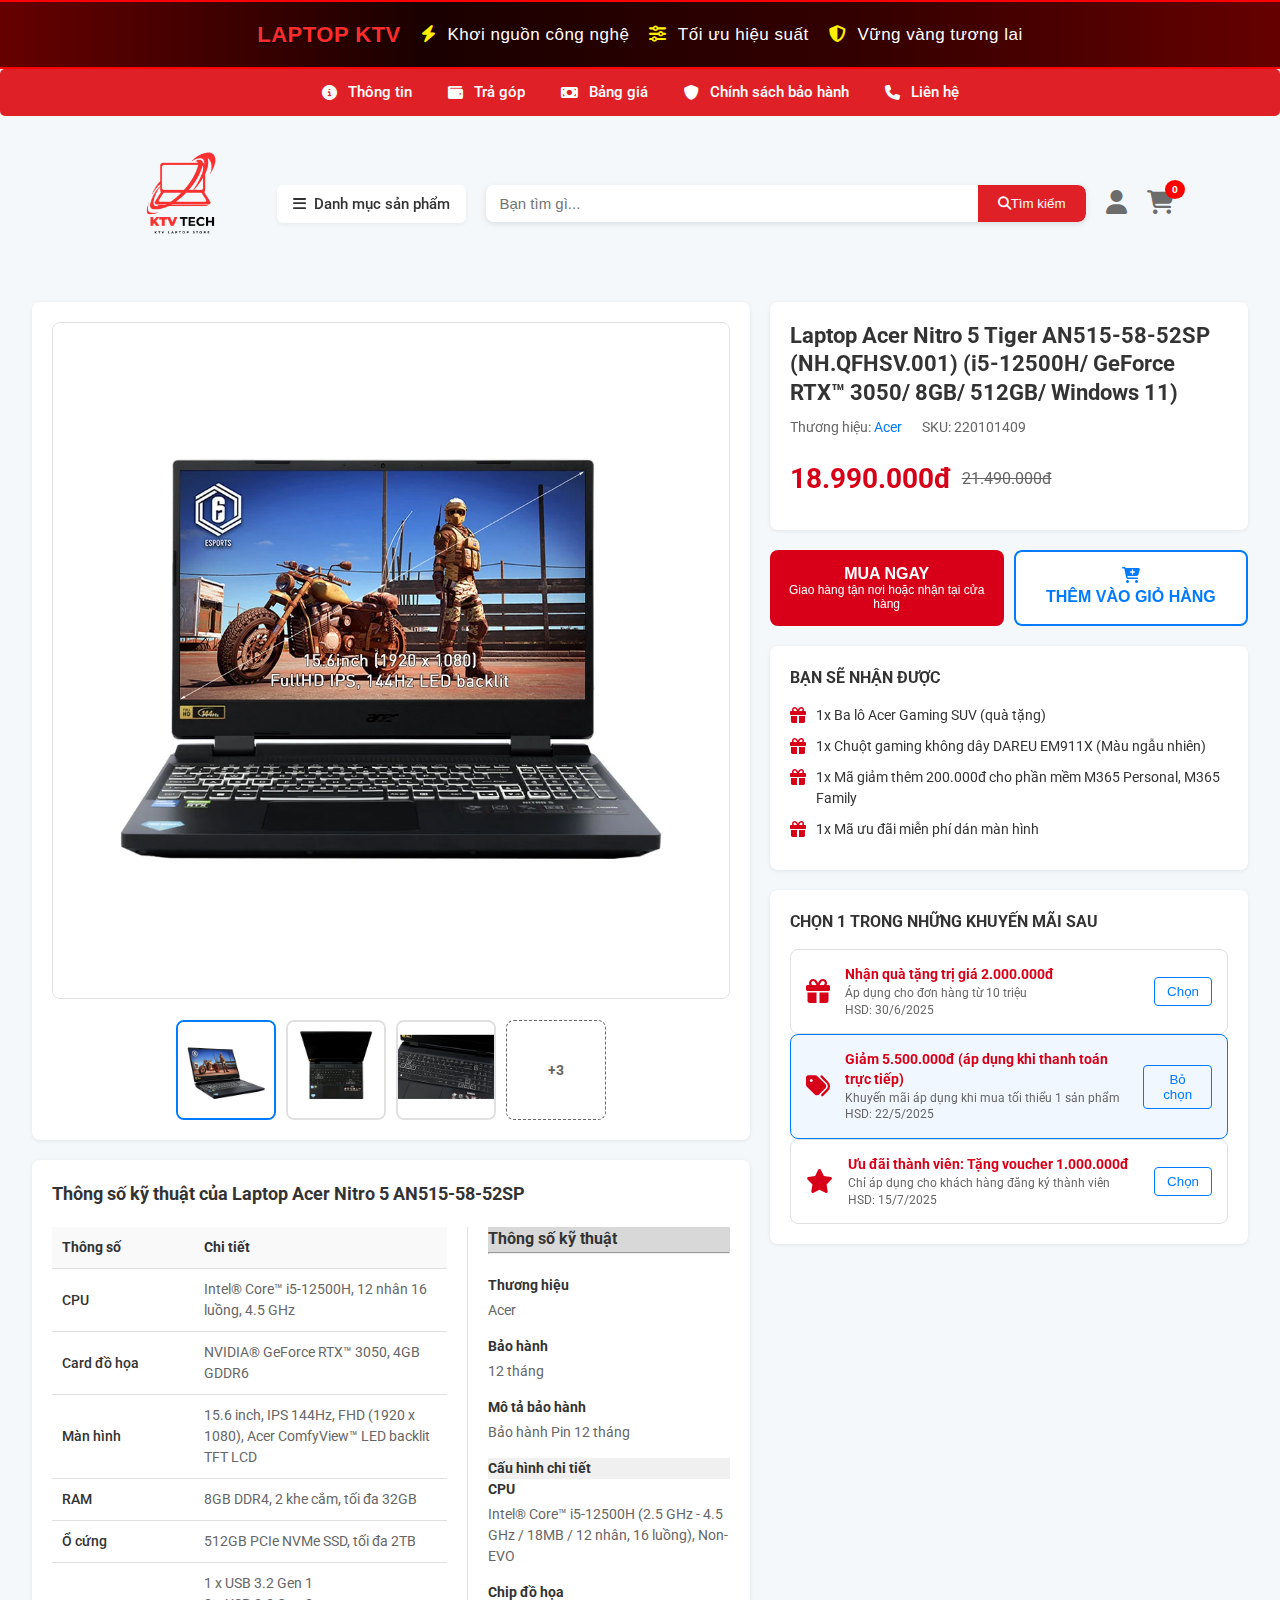
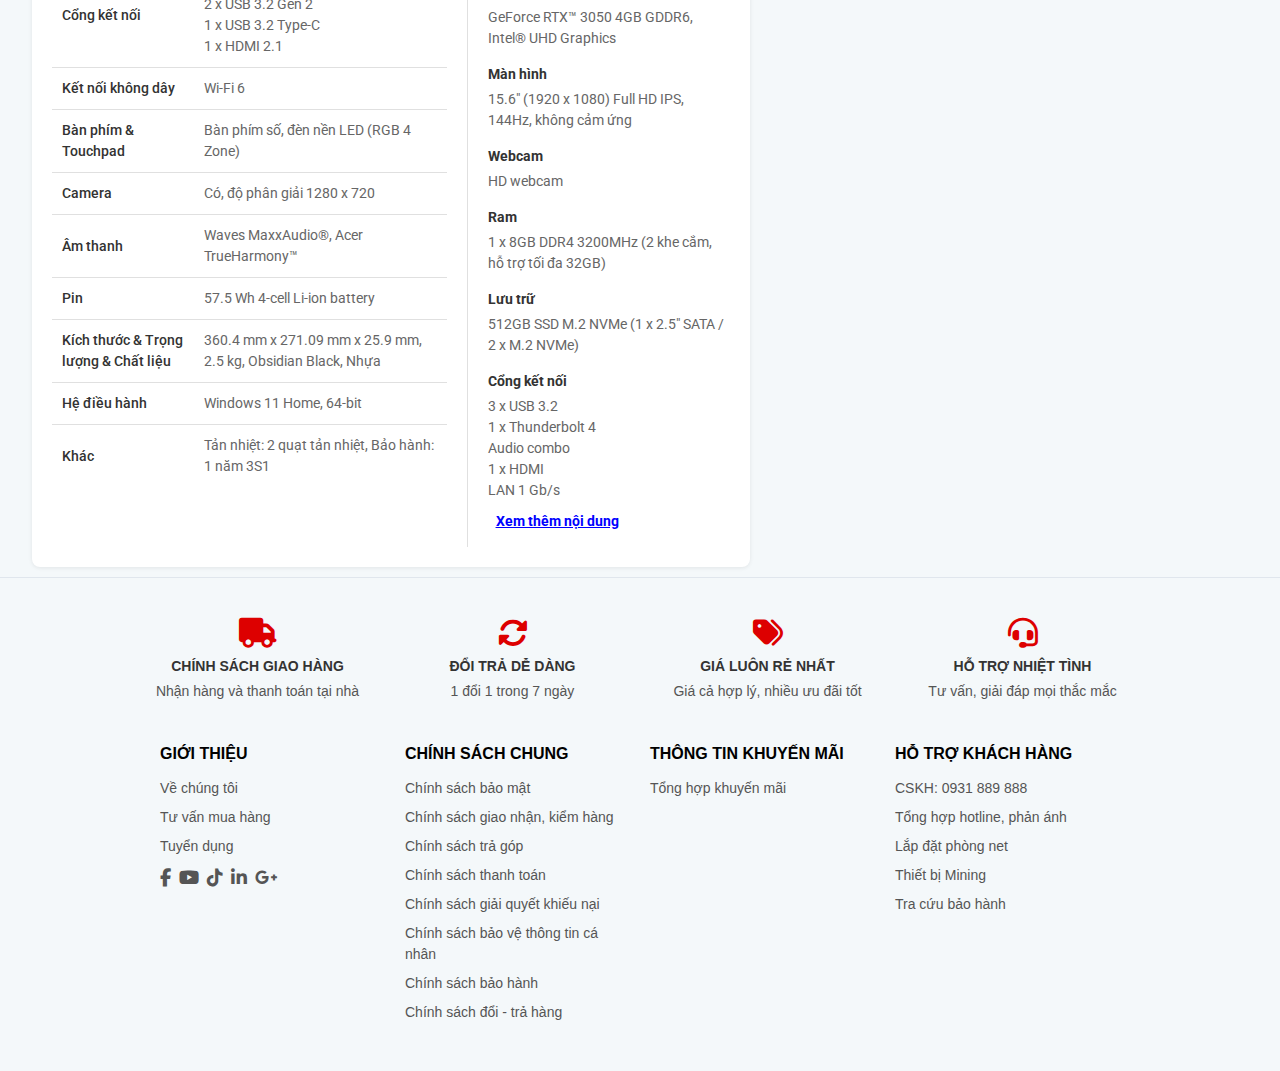
<file: frontend/sp3.html>
<!DOCTYPE html>
<html lang="vi">
<head>
    <meta charset="UTF-8">
    <meta name="viewport" content="width=device-width, initial-scale=1.0">
    <title>Laptop ASUS TUF Gaming A15 FA507NVR-LP091W</title>
    <link rel="stylesheet" href="../css/sp.css">
    <link rel="stylesheet" href="../css/style.css">
    <!-- Font Awesome for icons -->
    <link rel="stylesheet" href="https://cdnjs.cloudflare.com/ajax/libs/font-awesome/6.5.1/css/all.min.css">
    <!-- Google Fonts -->
    <link rel="preconnect" href="https://fonts.googleapis.com">
    <link rel="preconnect" href="https://fonts.gstatic.com" crossorigin>
    <link href="https://fonts.googleapis.com/css2?family=Roboto:wght@400;500;700&display=swap" rel="stylesheet">
</head>
<body>

  <!--HEADER -->
    <header>

      <div class="slogan-horizontal">
  <span class="brand-name">LAPTOP KTV</span>
  <span><i class="fa-solid fa-bolt"></i> Khơi nguồn công nghệ</span>
  <span><i class="fa-solid fa-sliders"></i> Tối ưu hiệu suất</span>
  <span><i class="fa-solid fa-shield-halved"></i> Vững vàng tương lai</span>
</div>

      <div class="nav">
        <ul class="nav-list">
          <li class="nav-item">
            <a href="../frontend/thong_tin.html"><i class="fa-solid fa-circle-info"></i></i>Thông tin</a>
          </li>

          <li class="nav-item">
            <a href="#"><i class="fa-solid fa-wallet"></i>Trả góp</a>
          </li>
          <li class="nav-item">
            <a href="#"><i class="fa-solid fa-money-bill"></i>Bảng giá</a>
          </li>
          <li class="nav-item">
            <a href="#"
              ><i class="fa-solid fa-shield"></i>Chính sách bảo hành</a
            >
          </li>
          <li class="nav-item hotline">
            <a href="../frontend/contact.html"><i class="fa-solid fa-phone"></i>Liên hệ</a>
          </li>
        </ul>
      </div>
      <div class="container">
        <div class="logo">
          <a href="../index.html"><img src="../img/logo4.png" alt="STAR" /></a>
        </div>
      <div class="menu-dropdown">
        <button class="menu-btn">
          <i class="fas fa-bars"></i> Danh mục sản phẩm
        </button>
        <div class="dropdown-content">
          <a href="./sp1.html">Sản phẩm 1</a>
          <a href="./sp2.html">Sản phẩm 2</a>
          <a href="#">Sản phẩm 3</a>
        </div>
      </div>

        <div class="search-box">
        <input type="text" id="searchInput" placeholder="Bạn tìm gì..." />
        <button class="search-btn" id="searchBtn">
          <i class="fas fa-search"></i> Tìm kiếm
          </button>
        </div>

        <div class="nav-right">
          <a href="./login.html"><i class="fa-solid fa-user"></i></a>
          <a href="./cart.html" id="cartLink">
            <i class="fa-solid fa-cart-shopping"></i>
            <span id="cartCount" class="cart-count">0</span>
          </a>
        </div>
      </div>
    </header>

    <div class="container">
        <main class="product-page-layout">
            <!-- Left Column: Product Gallery & Specs -->
            <div class="left-column">
                <div class="product-gallery-card">
                    <div class="product-gallery">
                        <img id="main-product-image" src="../img/laptop3/anh1.webp" alt="Laptop ASUS TUF Gaming A15 main image">
                        <div class="thumbnail-container">
                            <img class="thumbnail active" src="../img/laptop3/anh2.webp" alt="Thumbnail 1">
                            <img class="thumbnail" src="../img/laptop3/anh3.webp" alt="Thumbnail 2">
                            <img class="thumbnail" src="../img/laptop3/anh4.webp" alt="Thumbnail 3">
                            <img class="thumbnail hidden" src="../img/laptop3/anh5.webp" alt="Thumbnail 4" />
                            <img class="thumbnail hidden" src="../img/laptop3/anh6.webp" alt="Thumbnail 5" />
                            <img class="thumbnail hidden" src="../img/laptop3/anh7.webp" alt="Thumbnail 6" />
                            <div class="thumbnail-more">+3</div>
                        </div>
                    </div>
                </div>

                <div class="product-specs-detailed-card">
                    <h2>Thông số kỹ thuật của Laptop Acer Nitro 5 AN515-58-52SP</h2>
                    <div class="specs-layout">
                        <div class="specs-table-container">
                            <table>
                                <tr>
                                    <th>Thông số</th>
                                    <th>Chi tiết</th>
                                </tr>
                                <tr>
                                    <td>CPU</td>
                                    <td>Intel® Core™ i5-12500H, 12 nhân 16 luồng, 4.5 GHz</td>
                                </tr>
                                <tr>
                                    <td>Card đồ họa</td>
                                    <td>NVIDIA® GeForce RTX™ 3050, 4GB GDDR6</td>
                                </tr>
                                <tr>
                                    <td>Màn hình</td>
                                    <td>15.6 inch, IPS 144Hz, FHD (1920 x 1080), Acer ComfyView™ LED backlit TFT LCD</td>
                                </tr>
                                <tr>
                                    <td>RAM</td>
                                    <td>8GB DDR4, 2 khe cắm, tối đa 32GB</td>
                                </tr>
                                <tr>
                                    <td>Ổ cứng</td>
                                    <td>512GB PCIe NVMe SSD, tối đa 2TB</td>
                                </tr>
                                <tr>
                                    <td>Cổng kết nối</td>
                                    <td>
                                        1 x USB 3.2 Gen 1<br>
                                        2 x USB 3.2 Gen 2<br>
                                        1 x USB 3.2 Type-C<br>
                                        1 x HDMI 2.1
                                    </td>
                                </tr>
                                <tr>
                                    <td>Kết nối không dây</td>
                                    <td>Wi-Fi 6</td>
                                </tr>
                                <tr>
                                    <td>Bàn phím & Touchpad</td>
                                    <td>Bàn phím số, đèn nền LED (RGB 4 Zone)</td>
                                </tr>
                                <tr>
                                    <td>Camera</td>
                                    <td>Có, độ phân giải 1280 x 720</td>
                                </tr>
                                <tr>
                                    <td>Âm thanh</td>
                                    <td>Waves MaxxAudio®, Acer TrueHarmony™</td>
                                </tr>
                                <tr>
                                    <td>Pin</td>
                                    <td>57.5 Wh 4-cell Li-ion battery</td>
                                </tr>
                                <tr>
                                    <td>Kích thước & Trọng lượng & Chất liệu</td>
                                    <td>360.4 mm x 271.09 mm x 25.9 mm, 2.5 kg, Obsidian Black, Nhựa</td>
                                </tr>
                                <tr>
                                    <td>Hệ điều hành</td>
                                    <td>Windows 11 Home, 64-bit</td>
                                </tr>
                                <tr>
                                    <td>Khác</td>
                                    <td>Tản nhiệt: 2 quạt tản nhiệt, Bảo hành: 1 năm 3S1</td>
                                </tr>
                            </table>
                        </div>
                        <div class="specs-summary-container">
                            <h3 style="background-color: #d8d8d8;">Thông số kỹ thuật</h3><hr><br>

                            <div class="spec-item">
                                <span class="spec-label">Thương hiệu</span>
                                <span class="spec-value">Acer</span>
                            </div>
                            <div class="spec-item">
                                <span class="spec-label">Bảo hành</span>
                                <span class="spec-value">12 tháng</span>
                            </div>
                            <div class="spec-item">
                                <span class="spec-label">Mô tả bảo hành</span>
                                <span class="spec-value">Bảo hành Pin 12 tháng</span>
                            </div>

                            <h4 style="font-weight: bold; background-color: #f0f0f0;">Cấu hình chi tiết</h4>
                            <div class="spec-item">
                                <span class="spec-label">CPU</span>
                                <span class="spec-value">Intel® Core™ i5-12500H (2.5 GHz - 4.5 GHz / 18MB / 12 nhân, 16 luồng), Non-EVO</span>
                            </div>
                            <div class="spec-item">
                                <span class="spec-label">Chip đồ họa</span>
                                <span class="spec-value">GeForce RTX™ 3050 4GB GDDR6, Intel® UHD Graphics</span>
                            </div>
                            <div class="spec-item">
                                <span class="spec-label">Màn hình</span>
                                <span class="spec-value">15.6" (1920 x 1080) Full HD IPS, 144Hz, không cảm ứng</span>
                            </div>
                            <div class="spec-item">
                                <span class="spec-label">Webcam</span>
                                <span class="spec-value">HD webcam</span>
                            </div>
                            <div class="spec-item">
                                <span class="spec-label">Ram</span>
                                <span class="spec-value">1 x 8GB DDR4 3200MHz (2 khe cắm, hỗ trợ tối đa 32GB)</span>
                            </div>
                            <div class="spec-item">
                                <span class="spec-label">Lưu trữ</span>
                                <span class="spec-value">512GB SSD M.2 NVMe (1 x 2.5" SATA / 2 x M.2 NVMe)</span>
                            </div>

                            <div class="spec-item">
                                <span class="spec-label">Cổng kết nối</span>
                                <span class="spec-value">
                                    3 x USB 3.2<br>
                                    1 x Thunderbolt 4<br>
                                    Audio combo<br>
                                    1 x HDMI<br>
                                    LAN 1 Gb/s
                                </span>
                                <div class="toggle-specs">
                              <a href="#" class="view-more-link">Xem thêm nội dung</a>
                              <a href="#" class="view-less-link" style="display: none;">Thu gọn nội dung</a>
                                </div>
                            </div>

                            <div class="spec-more" style="display:none;">
                                <div class="spec-item">
                                    <span class="spec-label">Âm thanh</span>
                                    <span class="spec-value">Acer TrueHarmony Technology</span>
                                </div>
                                <div class="spec-item">
                                    <span class="spec-label">Kết nối không dây</span>
                                    <span class="spec-value">WiFi 802.11ax (WiFi 6), Bluetooth 5.1</span>
                                </div>
                                <div class="spec-item">
                                    <span class="spec-label">Bàn phím</span>
                                    <span class="spec-value">Bàn phím thường, có phím số, RGB</span>
                                </div>
                                <div class="spec-item">
                                    <span class="spec-label">Hệ điều hành</span>
                                    <span class="spec-value">Windows 11 Home</span>
                                </div>
                                <div class="spec-item">
                                    <span class="spec-label">Kích thước</span>
                                    <span class="spec-value">36.04 x 27.109 x 2.59 cm</span>
                                </div>
                                <div class="spec-item">
                                    <span class="spec-label">Pin</span>
                                    <span class="spec-value">4 cell 57 Wh</span>
                                </div>
                                <div class="spec-item">
                                    <span class="spec-label">Khối lượng</span>
                                    <span class="spec-value">2.5 kg</span>
                                </div>
                                <div class="spec-item">
                                    <span class="spec-label">Đèn LED trên máy</span>
                                    <span class="spec-value">Không đèn</span>
                                </div>

                                <h4 style="font-weight: bold; background-color: #f0f0f0;">Thông tin chung</h4>
                                <div class="spec-item">
                                    <span class="spec-label">Series model</span>
                                    <span class="spec-value">Acer Nitro</span>
                                </div>
                                <div class="spec-item">
                                    <span class="spec-label">Tên</span>
                                    <span class="spec-value">Nitro 5 Tiger AN515-58-52SP (NH.QFHSV.001)</span>
                                </div>
                                <div class="spec-item">
                                    <span class="spec-label">Part-number</span>
                                    <span class="spec-value">NH.QFHSV.001</span>
                                </div>
                                <div class="spec-item">
                                    <span class="spec-label">Màu sắc</span>
                                    <span class="spec-value">Đen</span>
                                </div>
                                <div class="spec-item">
                                    <span class="spec-label">Nhu cầu</span>
                                    <span class="spec-value">Gaming, Đồ họa, Kỹ thuật</span>
                                </div>
                            </div>

                        </div>
                    </div>
                </div>
            </div>

            <!-- Right Column: Purchase Info -->
            <div class="right-column">
                <div class="product-main-details-card">
                    <h1 class="product-title">Laptop Acer Nitro 5 Tiger AN515-58-52SP (NH.QFHSV.001) (i5-12500H/ GeForce RTX™ 3050/ 8GB/ 512GB/ Windows 11)</h1>
                    <div class="product-meta">
                        <span>Thương hiệu: <a href="#">Acer</a></span>
                        <span>SKU: 220101409</span>
                    </div>

                    <div class="price-section">
                        <span class="current-price">18.990.000đ</span>
                        <span class="old-price">21.490.000đ</span>
                        <span class="discount-badge">-15%</span>
                    </div>
                </div>

                <div class="action-buttons">
                    <button class="btn btn-buy-now" onclick="openOrderPopup()">
                        <strong>MUA NGAY</strong>
                        <span>Giao hàng tận nơi hoặc nhận tại cửa hàng</span>
                      </button>
                    <button class="btn btn-add-to-cart" onclick='addToCart({
                      id: "Acer Nitro 5 Tiger AN515-58-52SP",
                      name: "Laptop Acer Nitro 5 Tiger AN515-58-52SP",
                      price: 18990000,
                      image: "../img/laptop3/anh1.webp",
                    })'>
                      <i class="fa-solid fa-cart-plus"></i>
                        <span>THÊM VÀO GIỎ HÀNG</span>
                      </button>
                </div>

                <div class="benefits-card">
                    <h4>BẠN SẼ NHẬN ĐƯỢC</h4>
                    <ul>
                        <li><i class="fa-solid fa-gift"></i> 1x Ba lô Acer Gaming SUV (quà tặng)</li>
                        <li><i class="fa-solid fa-gift"></i> 1x Chuột gaming không dây DAREU EM911X (Màu ngẫu nhiên)</li>
                        <li><i class="fa-solid fa-gift"></i> 1x Mã giảm thêm 200.000đ cho phần mềm M365 Personal, M365 Family</li>
                        <li><i class="fa-solid fa-gift"></i> 1x Mã ưu đãi miễn phí dán màn hình</li>
                    </ul>
                </div>
                
                <div class="promo-selection-card">
                    <h4>CHỌN 1 TRONG NHỮNG KHUYẾN MÃI SAU</h4>
                    <div class="promo-option">
                        <div class="promo-icon"><i class="fa-solid fa-gift"></i></div>
                        <div class="promo-details">
                            <p><strong>Nhận quà tặng trị giá 2.000.000đ</strong></p>
                            <p class="promo-condition">Áp dụng cho đơn hàng từ 10 triệu</p>
                            <p class="promo-expiry">HSD: 30/6/2025</p>
                        </div>
                        <button class="promo-select-btn">Chọn</button>
                    </div>
                    <div class="promo-option selected">
                        <div class="promo-icon"><i class="fa-solid fa-tags"></i></div>
                        <div class="promo-details">
                            <p><strong>Giảm 5.500.000đ (áp dụng khi thanh toán trực tiếp)</strong></p>
                            <p class="promo-condition">Khuyến mãi áp dụng khi mua tối thiểu 1 sản phẩm</p>
                            <p class="promo-expiry">HSD: 22/5/2025</p>
                        </div>
                        <button class="promo-select-btn">Bỏ chọn</button>
                    </div>
                    <div class="promo-option">
                        <div class="promo-icon"><i class="fa-solid fa-star"></i></div>
                        <div class="promo-details">
                            <p><strong>Ưu đãi thành viên: Tặng voucher 1.000.000đ</strong></p>
                            <p class="promo-condition">Chỉ áp dụng cho khách hàng đăng ký thành viên</p>
                            <p class="promo-expiry">HSD: 15/7/2025</p>
                        </div>
                        <button class="promo-select-btn">Chọn</button>
                    </div>
                </div>
            </div>
        </main>
    </div>

    <!-- FOOTER -->
    <footer class="footer">
      <!-- Top icons row -->
      <div class="footer-icons">
        <div class="item">
          <i class="fas fa-truck"></i>
          <span class="title">CHÍNH SÁCH GIAO HÀNG</span>
          <small>Nhận hàng và thanh toán tại nhà</small>
        </div>
        <div class="item">
          <i class="fas fa-sync-alt"></i>
          <span class="title">ĐỔI TRẢ DỄ DÀNG</span>
          <small>1 đổi 1 trong 7 ngày</small>
        </div>
        <div class="item">
          <i class="fas fa-tags"></i>
          <span class="title">GIÁ LUÔN RẺ NHẤT</span>
          <small>Giá cả hợp lý, nhiều ưu đãi tốt</small>
        </div>
        <div class="item">
          <i class="fas fa-headset"></i>
          <span class="title">HỖ TRỢ NHIỆT TÌNH</span>
          <small>Tư vấn, giải đáp mọi thắc mắc</small>
        </div>
      </div>

      <div class="footer-content">
        <div>
          <h4>GIỚI THIỆU</h4>
          <ul>
            <li><a href="#">Về chúng tôi</a></li>
            <li><a href="#">Tư vấn mua hàng</a></li>
            <li><a href="#">Tuyển dụng</a></li>
          </ul>
          <div class="social">
            <a href="https://www.facebook.com/cnttFpolyDongNai" target="_blank"><i class="fab fa-facebook-f"></i></a>
            <a href="https://www.youtube.com/shorts/nNK4jmekiQE" target="_blank"><i class="fab fa-youtube"></i></a>
            <a href="https://www.tiktok.com/@lukman.juventino/video/7466604604218805510?q=html%2C%20css&t=1749998263276" target="_blank"><i class="fab fa-tiktok"></i></a>
            <a href="#"><i class="fab fa-linkedin-in"></i></a>
            <a href="https://www.w3schools.com/html/html_css.asp" target="_blank"><i class="fab fa-google-plus-g"></i></a>
          </div>
        </div>

        <div>
          <h4>CHÍNH SÁCH CHUNG</h4>
          <ul>
            <li><a href="#">Chính sách bảo mật</a></li>
            <li><a href="#">Chính sách giao nhận, kiểm hàng</a></li>
            <li><a href="#">Chính sách trả góp</a></li>
            <li><a href="#">Chính sách thanh toán</a></li>
            <li><a href="#">Chính sách giải quyết khiếu nại</a></li>
            <li><a href="#">Chính sách bảo vệ thông tin cá nhân</a></li>
            <li><a href="#">Chính sách bảo hành</a></li>
            <li><a href="#">Chính sách đổi - trả hàng</a></li>
          </ul>
        </div>

        <div>
          <h4>THÔNG TIN KHUYẾN MÃI</h4>
          <ul>
            <li><a href="#">Tổng hợp khuyến mãi</a></li>
          </ul>
        </div>

        <div>
          <h4>HỖ TRỢ KHÁCH HÀNG</h4>
          <ul>
            <li><a href="tel:0931889888">CSKH: 0931 889 888</a></li>
            <li><a href="#">Tổng hợp hotline, phản ánh</a></li>
            <li><a href="#">Lắp đặt phòng net</a></li>
            <li><a href="#">Thiết bị Mining</a></li>
            <li><a href="#">Tra cứu bảo hành</a></li>
          </ul>
        </div>
      </div>
    </footer>
    <!-- POPUP MUA NGAY -->
<div id="orderPopup">
  <div class="popup-content">
    <h3>Nhập thông tin đặt hàng</h3>
    <label>Họ tên:</label>
    <input type="text" id="customerName">
    <label>Địa chỉ:</label>
    <input type="text" id="customerAddress">
    <label>Số điện thoại:</label>
    <input type="text" id="customerPhone">
    <div style="text-align:right;">
      <button onclick="submitOrder()">Xác nhận</button>
      <button onclick="document.getElementById('orderPopup').style.display='none'">Hủy</button>
    </div>
  </div>
</div>
    <script src="../js/searchbox.js"></script>
    <script src="../js/cart.js"></script>
    <script src="../js/muahang.js"></script>
    <script src="../js/sp.js"></script>
     <!--Start of Tawk.to Script-->
<script type="text/javascript">
var Tawk_API=Tawk_API||{}, Tawk_LoadStart=new Date();
(function(){
var s1=document.createElement("script"),s0=document.getElementsByTagName("script")[0];
s1.async=true;
s1.src='https://embed.tawk.to/684fb40db28b01190c4fddf1/1itrlelh9';
s1.charset='UTF-8';
s1.setAttribute('crossorigin','*');
s0.parentNode.insertBefore(s1,s0);
})();
</script>

<script>
  var Tawk_API = Tawk_API || {}, Tawk_LoadStart = new Date();

  // Khi người dùng thu nhỏ cửa sổ chat
  Tawk_API.onChatEnded = function() {
  resetChatSession();
};

  function resetChatSession() {
  if (typeof Tawk_API.endChat === 'function') {
    Tawk_API.endChat();
  }

  // Xóa session và cookies nhẹ nhàng, KHÔNG reload
  setTimeout(function () {
    localStorage.removeItem('tawkUUID'); // Chỉ xóa ID session của Tawk.to
    sessionStorage.clear();
  }, 500);
}
</script>
    
</body>
</html>
</file>
<file: css/sp.css>
:root {
  --primary-color: #007bff;
  --secondary-color: #0062cc;
  --text-color: #333;
  --light-text-color: #666;
  --border-color: #e0e0e0;
  --background-color: #f4f6f8;
  --white-color: #ffffff;
  --danger-color: #d70018;
  --green-color: #28a745;
  --card-shadow: 0 1px 4px rgba(0, 0, 0, 0.08);
}

* {
  box-sizing: border-box;
  margin: 0;
  padding: 0;
}

/* HEADER */
.nav {
  background-color: #e02027;
  color: white;
  padding: 10px;
  display: flex;
  justify-content: space-around;
}

.nav-list {
  margin-right: 20px;
}

.nav-item {
  color: #fff;
  list-style: none;
  margin: 0 8px;
  display: inline-block;
  font-size: 15px;
}
.nav-item a {
  text-decoration: none;
  color: white;
}

.nav-item a:hover {
  color: yellow;
  text-decoration: underline;
}

.nav-item i {
  margin-right: 5px;
}

.container {
  width: 95%;
  max-width: 1300px;
  margin: 0 auto;
  display: flex;
  align-items: center;
  gap: 20px;
}

.logo img {
  width: auto;
  height: 150px;
}

.menu-btn {
  display: flex;
  align-items: center;
  gap: 5px;
  padding: 8px 12px;
  border: 1px solid #ccc;
  background-color: white;
  cursor: pointer;
}
.menu-btn a {
  text-decoration: none;
  color: black;
}

.menu-btn a:hover {
  color: red;
}
.search-box {
  flex: 1;
  display: flex;
}

.search-box input {
  flex: 1;
  padding: 8px;
  border: 1px solid #ccc;
  border-right: none;
  max-width: 600px;
}

.search-btn {
  background-color: red;
  color: white;
  padding: 0 16px;
  border: none;
  display: flex;
  align-items: center;
  cursor: pointer;
}

.nav-right {
  display: flex;
  gap: 20px;
  align-items: center;
}

.nav-right i {
  font-size: 24px;
  color: #6c6c6c;
}

.nav-right a {
  position: relative;
  font-size: 14px;
  transition: opacity 0.3s;
}

.nav-right a:hover {
  opacity: 0.7;
}

.nav-right a:visited {
  color: black;
}

#orderPopup {
  display: none;
  position: fixed;
  inset: 0;
  background-color: rgba(0, 0, 0, 0.5);
  z-index: 999;
  align-items: center;
  justify-content: center;
}

#orderPopup .popup-content {
  background: white;
  padding: 25px;
  border-radius: 12px;
  width: 90%;
  max-width: 400px;
  box-shadow: 0 10px 30px rgba(0, 0, 0, 0.2);
  font-family: "Roboto", sans-serif;
  animation: slideUp 0.3s ease-out;
}

#orderPopup h3 {
  margin-top: 0;
  margin-bottom: 15px;
  font-size: 20px;
  text-align: center;
}

#orderPopup label {
  font-weight: 600;
  display: block;
  margin-bottom: 5px;
}

#orderPopup input {
  width: 100%;
  padding: 8px;
  border: 1px solid #ccc;
  border-radius: 6px;
  margin-bottom: 15px;
}

#orderPopup button {
  padding: 10px 15px;
  margin-right: 8px;
  border: none;
  border-radius: 6px;
  background-color: #e02027;
  color: white;
  cursor: pointer;
  font-weight: bold;
}

#orderPopup button:last-child {
  background-color: #ccc;
  color: #333;
}

#orderPopup button:hover {
  opacity: 0.9;
}

@keyframes fadeIn {
  from {
    opacity: 0;
  }
  to {
    opacity: 1;
  }
}

@keyframes slideUp {
  from {
    transform: translateY(30px);
    opacity: 0;
  }
  to {
    transform: translateY(0);
    opacity: 1;
  }
}

body {
  font-family: "Roboto", sans-serif;
  background-color: var(--background-color);
  color: var(--text-color);
  font-size: 14px;
  line-height: 1.5;
}

.container {
  max-width: 1200px;
  margin: 20px auto;
  padding: 0 15px;
}

a {
  text-decoration: none;
  color: var(--primary-color);
}

/* Main Layout */
.product-page-layout {
  display: grid;
  grid-template-columns: 1.5fr 1fr;
  gap: 20px;
}

.left-column {
  display: flex;
  flex-direction: column;
  gap: 20px;
}

.right-column {
  display: flex;
  flex-direction: column;
  gap: 20px;
  position: sticky;
  top: 20px;
  align-self: start;
}

/* Product Gallery */
.product-gallery-card,
.product-specs-detailed-card,
.product-main-details-card,
.benefits-card,
.promo-selection-card {
  background-color: var(--white-color);
  border-radius: 8px;
  padding: 20px;
  box-shadow: var(--card-shadow);
}

#main-product-image {
  width: 100%;
  border-radius: 8px;
  border: 1px solid var(--border-color);
  margin-bottom: 15px;
  aspect-ratio: 1/1;
  object-fit: contain;
}

.thumbnail-container {
  display: flex;
  gap: 10px;
  justify-content: center;
  align-items: center; /* Thêm nếu muốn căn giữa cả chiều dọc */
  height: auto; /* hoặc chiều cao bạn muốn */
}

.thumbnail {
  width: 100px;
  height: 100px;
  border: 2px solid var(--border-color);
  border-radius: 8px;
  cursor: pointer;
  transition: border-color 0.3s;
  object-fit: cover;
}

.thumbnail:hover,
.thumbnail.active {
  border-color: var(--primary-color);
}

.thumbnail-more {
  width: 100px;
  height: 100px;
  border: 1px dashed var(--light-text-color);
  border-radius: 8px;
  display: flex;
  align-items: center;
  justify-content: center;
  font-weight: 700;
  color: var(--light-text-color);
}

.thumbnail.hidden {
  display: none;
}

.toggle-specs a {
  color: blue;
  text-decoration: underline;
  font-weight: bold;
  cursor: pointer;
  margin-top: 10px;
  display: inline-block;
}

/* Product Specs Detailed */
.product-specs-detailed-card h2 {
  font-size: 18px;
  margin-bottom: 20px;
}

.specs-layout {
  display: grid;
  grid-template-columns: 1.5fr 1fr;
  gap: 20px;
}

.specs-table-container table {
  width: 100%;
  border-collapse: collapse;
}

.specs-table-container th,
.specs-table-container td {
  padding: 10px;
  text-align: left;
  border-bottom: 1px solid var(--border-color);
}

.specs-table-container tr:last-child td {
  border-bottom: none;
}

.specs-table-container th {
  background-color: #f9f9f9;
  font-weight: 700;
  color: var(--text-color);
}

.specs-table-container td {
  color: var(--light-text-color);
}
.specs-table-container td:first-child {
  font-weight: 500;
  color: var(--text-color);
}

.specs-summary-container {
  border-left: 1px solid var(--border-color);
  padding-left: 20px;
}

.spec-item {
  margin-bottom: 15px;
}

.spec-label {
  display: block;
  font-weight: 700;
  margin-bottom: 4px;
}

.spec-value {
  color: var(--light-text-color);
}

.view-more-link {
  display: block;
  margin-top: 20px;
  text-align: center;
  font-weight: 500;
}

/* Right Column Details */
.product-title {
  font-size: 22px;
  line-height: 1.3;
  margin-bottom: 10px;
}

.product-meta {
  display: flex;
  gap: 20px;
  color: var(--light-text-color);
  margin-bottom: 20px;
}

.price-section {
  display: flex;
  align-items: center;
  gap: 10px;
  margin-bottom: 10px;
}

.current-price {
  font-size: 28px;
  font-weight: 700;
  color: var(--danger-color);
}

.old-price {
  text-decoration: line-through;
  color: var(--light-text-color);
  font-size: 16px;
}

.discount-badge {
  background-color: var(--danger-color);
  color: var(--white-color);
  padding: 4px 8px;
  border-radius: 4px;
  font-weight: 700;
  font-size: 12px;
}

/* Benefits Card */
.benefits-card h4,
.promo-selection-card h4 {
  font-size: 16px;
  margin-bottom: 15px;
  text-transform: uppercase;
}
.benefits-card ul {
  list-style: none;
  padding: 0;
}
.benefits-card li {
  display: flex;
  align-items: flex-start;
  gap: 10px;
  margin-bottom: 10px;
  color: var(--text-color);
}
.benefits-card li .fa-gift {
  color: var(--danger-color);
  font-size: 16px;
  margin-top: 2px;
}

.view-more-link {
  color: blue;
  cursor: pointer;
  text-decoration: underline;
  margin-left: 8px;
}
.spec-more {
  margin-top: 8px;
}

/* Promo Selection */
.promo-option {
  border: 1px solid var(--border-color);
  border-radius: 8px;
  padding: 15px;
  display: flex;
  align-items: center;
  gap: 15px;
}
.promo-option.selected {
  border-color: var(--primary-color);
  background-color: #f0f7ff;
}
.promo-icon {
  font-size: 24px;
  color: var(--danger-color);
}
.promo-details p {
  margin: 0;
  line-height: 1.4;
}
.promo-details strong {
  color: var(--danger-color);
}
.promo-condition,
.promo-expiry {
  font-size: 12px;
  color: var(--light-text-color);
}
.promo-select-btn {
  margin-left: auto;
  background: none;
  border: 1px solid var(--primary-color);
  color: var(--primary-color);
  padding: 6px 12px;
  border-radius: 4px;
  cursor: pointer;
  font-weight: 500;
}

/* Action Buttons */
.action-buttons {
  display: grid;
  grid-template-columns: 1fr 1fr;
  gap: 10px;
}
.btn {
  padding: 15px;
  border-radius: 8px;
  border: none;
  cursor: pointer;
  font-size: 16px;
  font-weight: 700;
  transition: opacity 0.3s;
}
.btn:hover {
  opacity: 0.9;
}
.btn-buy-now {
  background-color: var(--danger-color);
  color: var(--white-color);
  display: flex;
  flex-direction: column;
  align-items: center;
}
.btn-buy-now span {
  font-size: 12px;
  font-weight: 400;
}
.btn-add-to-cart {
  background-color: var(--white-color);
  color: var(--primary-color);
  border: 2px solid var(--primary-color);
  display: flex;
  flex-direction: column;
  align-items: center;
  gap: 5px;
}

/* Floating Buttons */
.floating-buttons {
  position: fixed;
  bottom: 20px;
  right: 20px;
  display: flex;
  flex-direction: column;
  gap: 10px;
  align-items: center;
  z-index: 1000;
}
.fab-item {
  display: flex;
  align-items: center;
  justify-content: center;
  background-color: var(--white-color);
  box-shadow: 0 2px 8px rgba(0, 0, 0, 0.2);
  border-radius: 50%;
  width: 50px;
  height: 50px;
  color: var(--text-color);
  font-size: 20px;
}
#scroll-to-top {
  background-color: #333;
  color: var(--white-color);
  display: none; /* Hidden by default */
}
.fab-zalo img {
  width: 32px;
  height: 32px;
}
.fab-chat {
  border-radius: 30px;
  width: auto;
  padding: 0 20px;
  background-color: var(--primary-color);
  color: var(--white-color);
}
.fab-chat span {
  margin-left: 10px;
  font-size: 14px;
  font-weight: 500;
}

/* Responsive */
@media (max-width: 992px) {
  .product-page-layout {
    grid-template-columns: 1fr;
  }
  .right-column {
    position: static;
  }
  .specs-layout {
    grid-template-columns: 1fr;
  }
  .specs-summary-container {
    border-left: none;
    border-top: 1px solid var(--border-color);
    padding-left: 0;
    padding-top: 20px;
    margin-top: 20px;
  }
}

@media (max-width: 768px) {
  .action-buttons {
    grid-template-columns: 1fr;
  }
  .fab-chat span {
    display: none;
  }
  .fab-chat {
    width: 50px;
    height: 50px;
    border-radius: 50%;
  }
}

/* FOOTER */
.footer {
  background: #f4f8fa;
  padding-top: 40px;
  border-top: 1px solid #e0e6ed;
  font-family: "Manrope", sans-serif;
}
.footer-icons {
  display: flex;
  justify-content: space-around;
  max-width: 800px;
  margin: 0 auto;
  padding-bottom: 40px;
}
.footer-icons .item {
  text-align: center;
  flex: 1;
}
.footer-icons .item i {
  font-size: 24px;
  color: #d00;
  margin-bottom: 8px;
}
.footer-icons .item .title {
  font-weight: bold;
  display: block;
  margin-bottom: 4px;
}
.footer-content {
  display: grid;
  grid-template-columns: repeat(auto-fit, minmax(160px, 1fr));
  gap: 20px;
  max-width: 1000px;
  margin: 0 auto;
  padding: 0 20px 40px;
}
.footer-content h4 {
  margin-bottom: 12px;
  font-size: 16px;
  color: #000;
}
.footer-content ul {
  list-style: none;
  padding: 0;
  margin: 0;
}
.footer-content ul li {
  margin-bottom: 8px;
}
.footer-content ul li a {
  text-decoration: none;
  color: #555;
  font-size: 14px;
}
.footer-content .social {
  display: flex;
  gap: 8px;
  margin-top: 8px;
}
.footer-content .social a {
  font-size: 18px;
  color: #555;
}
</file>
<file: css/style.css>
* {
  margin: 0;
  padding: 0;
  box-sizing: border-box;
}
body {
  font-family: "Roboto", sans-serif;
  background-color: #f4f8fa;
}
/* reponsive */
@media (max-width: 768px) {
  /*tablet, mobile */
}
@media (max-width: 480px) {
  /*điện thoại nhỏ */
}

/* HEADER */
.slogan-horizontal {
  display: flex;
  justify-content: center;
  align-items: center;
  flex-wrap: wrap;
  gap: 20px;
  padding: 16px 24px;
  background: linear-gradient(
    to right,
    #660000,
    #1a0000,
    #330000,
    #660000
  ); /* Đỏ đen gradient */
  color: #ffffff;
  font-family: "Segoe UI", sans-serif;
  font-size: 17px;
  font-weight: 500;
  box-shadow: 0 4px 10px rgba(255, 0, 0, 0.2);
  border-top: 2px solid #ff0000;
  border-bottom: 2px solid #ff0000;
  letter-spacing: 0.5px;
}

.brand-name {
  font-weight: bold;
  font-size: 22px;
  color: #ff2c2c;
  text-shadow: 1px 1px 3px #000;
}

.slogan-horizontal i {
  color: #ffee00;
  margin-right: 6px;
}

/* Optional: Hiệu ứng xuất hiện mượt */
@keyframes fadeSlide {
  from {
    opacity: 0;
    transform: translateY(-10px);
  }
  to {
    opacity: 1;
    transform: translateY(0);
  }
}

.slogan-horizontal {
  animation: fadeSlide 0.8s ease-in-out;
}

.nav {
  background-color: #e02027;
  color: white;
  padding: 12px 0;
  display: flex;
  justify-content: center;
  align-items: center;
  border-radius: 5px;
}

.nav-list {
  display: flex;
  gap: 20px;
  margin: 0;
  padding: 0;
  list-style: none;
}

.nav-item a {
  color: white;
  text-decoration: none;
  font-weight: 500;
  display: flex;
  align-items: center;
  gap: 6px;
  font-size: 15px;
}

.nav-item a:hover {
  color: yellow;
  text-decoration: underline;
}

.container {
  width: 95%;
  max-width: 1300px;
  margin: 0 auto;
  display: flex;
  justify-content: center;
  align-items: center;
  gap: 20px;
  padding: 10px 0;
}

.logo img {
  height: 150px;
  object-fit: contain;
}

.menu-dropdown {
  position: relative;
  display: inline-block;
  z-index: 100;
}

.menu-btn {
  display: flex;
  align-items: center;
  gap: 8px;
  padding: 10px 16px;
  border: none;
  background-color: white;
  font-size: 15px;
  font-weight: 500;
  cursor: pointer;
  transition: color 0.3s ease;
  font-family: "Roboto", sans-serif;
  color: #333;
  border-radius: 6px;
  box-shadow: 0 2px 4px rgba(0, 0, 0, 0.05);
}

.menu-dropdown:hover .menu-btn {
  color: #e02027; /* đỏ */
}

.dropdown-content {
  visibility: hidden;
  opacity: 0;
  position: absolute;
  top: 110%;
  left: 0;
  background-color: #fff;
  border-radius: 8px;
  box-shadow: 0 8px 20px rgba(0, 0, 0, 0.15);
  min-width: 200px;
  overflow: hidden;
  transition: opacity 0.2s ease, visibility 0.2s ease;
  z-index: 10;
}

.dropdown-content a {
  display: block;
  padding: 12px 16px;
  color: #333;
  text-decoration: none;
  font-size: 14px;
  transition: background 0.2s ease, color 0.2s ease;
}

.dropdown-content a:hover {
  background-color: #f7f7f7;
  color: #e02027;
}

.menu-dropdown:hover .dropdown-content {
  visibility: visible;
  opacity: 1;
}

/* Smooth drop effect */
@keyframes fadeDown {
  from {
    opacity: 0;
    transform: translateY(-8px);
  }
  to {
    opacity: 1;
    transform: translateY(0);
  }
}

.search-box {
  flex: 1;
  max-width: 600px;
  display: flex;
  border-radius: 8px;
  overflow: hidden;
  box-shadow: 0 2px 6px rgba(0, 0, 0, 0.1);
}

.search-box input {
  flex: 1;
  padding: 10px 14px;
  border: none;
  outline: none;
  font-size: 15px;
  border-radius: 8px 0 0 8px;
}

.search-btn {
  background-color: #e02027;
  color: white;
  padding: 0 20px;
  border: none;
  display: flex;
  align-items: center;
  justify-content: center;
  cursor: pointer;
  transition: opacity 0.3s ease, background-color 0.3s ease;
  border-radius: 0 8px 8px 0;
}

.search-btn:hover {
  opacity: 0.8;
  background-color: #c51b22; /* đậm hơn tí khi hover */
}

.nav-right {
  display: flex;
  gap: 20px;
  align-items: center;
}

.nav-right i {
  font-size: 24px;
  color: #6c6c6c;
}

.nav-right a {
  position: relative;
  font-size: 14px;
  transition: opacity 0.3s;
}

.nav-right a:hover {
  opacity: 0.7;
}

.nav-right a:visited {
  color: black;
}

.cart-count {
  position: absolute;
  top: -10px;
  right: -11px;
  background-color: red;
  color: white;
  font-size: 10px;
  font-weight: bold;
  border-radius: 50%;
  padding: 2px 7px;
}

/* BODY */
/* Hero Slideshow */
.hero {
  position: relative;
  height: 450px;
  overflow: hidden;
}

/* Container của slider */
.slider-container {
  position: relative;
  overflow: hidden;
  width: 100%;
  height: 450px;
  max-width: 1200px;
  margin: 0 auto;
}

.slider {
  display: flex;
  transition: transform 0.5s ease;
  height: 100%;
}

.slide {
  min-width: 100%;
  height: 100%;
}

/* Slide chứa ảnh */
.slide img {
  width: 100%;
  height: 100%;
  object-fit: contain;
  display: block;
}

/* Các nút điều khiển slider */
.slider-btn {
  position: absolute;
  top: 50%;
  transform: translateY(-50%);
  background: rgba(255, 255, 255, 0.7);
  border: none;
  font-size: 30px;
  padding: 10px;
  cursor: pointer;
  z-index: 100;
  display: flex;
  align-items: center;
  justify-content: center;
}

.prev-btn {
  left: 150px;
}

.next-btn {
  right: 150px;
}

.slider-btn:hover {
  background: rgba(255, 255, 255, 0.9);
}

.wrapper {
  display: flex;
  justify-content: center;
  gap: 16px;
  flex-wrap: wrap;
  margin-top: 20px;
}

@keyframes fadeUp {
  from {
    opacity: 0;
    transform: translateY(40px);
  }
  to {
    opacity: 1;
    transform: translateY(0);
  }
}

.wrapper img {
  width: 270px;
  height: auto;
  border-radius: 10px;
  object-fit: cover;
  opacity: 0;
  animation: fadeUp 1.5s ease forwards;
}

a.product-link,
a.product-link:visited {
  text-decoration: none;
  color: inherit;
}

/* Danh sách sản phẩm */
.product-wrapper {
  display: grid;
  grid-template-columns: repeat(5, 1fr);
  padding: 16px;
  background: #f9f9f9;
  max-width: 1200px;
  margin: 0 auto;
}

.product-box {
  position: relative;
  background: white;
  border: 1px solid #eee;
  border-radius: 8px;
  padding: 15px;
  box-shadow: 0 2px 6px rgba(0, 0, 0, 0.05);
  overflow: hidden;
  min-height: 460px;
  display: flex;
  flex-direction: column;
  justify-content: space-between;
}

.product-box:hover {
  transform: translateY(-5px);
}

.discount-badge {
  position: absolute;
  top: 10px;
  left: 10px;
  background-color: red;
  color: white;
  padding: 4px 8px;
  border-radius: 4px;
  font-weight: bold;
  font-size: 13px;
  z-index: 1;
  opacity: 0;
  transition: opacity 0.3s ease;
}

.product-box:hover .discount-badge {
  opacity: 1;
}

.product-img {
  width: 100%;
  height: 150px;
  object-fit: contain;
  border-radius: 8px;
  margin-bottom: 8px;
}

.product-name {
  font-size: 14px;
  font-weight: bold;
  margin-bottom: 6px;
  min-height: 40px;
}

.price {
  margin-bottom: 6px;
}

.price-new {
  color: red;
  font-weight: bold;
  font-size: 15px;
  margin-right: 5px;
}

.price-old {
  text-decoration: line-through;
  color: #888;
  font-size: 13px;
}

.member-discount {
  font-size: 13px;
  color: red;
  margin-bottom: 4px;
}

.shipping-info {
  background-color: #f1f1f1;
  font-size: 12px;
  padding: 6px;
  border-radius: 6px;
  margin-bottom: 8px;
  color: #555;
}

.rating {
  font-size: 14px;
  color: #ff9900;
  display: flex;
  justify-content: space-between;
  align-items: center;
}

.wishlist {
  font-size: 13px;
  color: #666;
}
.cart-dropzone {
  border: 2px dashed #28a745;
  padding: 20px;
  margin: 30px;
  background: #f1fff1;
  min-height: 250px;
  border-radius: 10px;
  box-shadow: 0 2px 6px rgba(0, 0, 0, 0.1);
}
.cart-dropzone.drag-over {
  background: #e0f8e0;
  border-color: #1e7e34;
}
#cartList li {
  list-style: none;
  padding: 10px;
  border-bottom: 1px solid #ccc;
  display: flex;
  justify-content: space-between;
  align-items: center;
  font-size: 15px;
}
.remove-btn {
  background-color: #dc3545;
  color: white;
  border: none;
  padding: 4px 10px;
  border-radius: 5px;
  cursor: pointer;
  font-size: 14px;
  transition: background 0.3s;
}
.remove-btn:hover {
  background-color: #b52a37;
}
#cartTotal {
  font-weight: bold;
  margin-top: 15px;
  font-size: 16px;
}
.popup {
  position: fixed;
  top: 0;
  left: 0;
  width: 100%;
  height: 100%;
  background: rgba(0, 0, 0, 0.5);
  display: flex;
  justify-content: center;
  align-items: center;
  z-index: 1000;
}
.popup.hidden {
  display: none;
}
.popup-content {
  background: white;
  padding: 30px 40px;
  border-radius: 12px;
  text-align: center;
  box-shadow: 0 4px 12px rgba(0, 0, 0, 0.2);
  animation: popupFade 0.3s ease;
}
.popup-content h3 {
  margin-bottom: 10px;
  color: #28a745;
}
.popup-content button {
  margin-top: 15px;
  padding: 8px 20px;
  border: none;
  background: #28a745;
  color: white;
  font-weight: bold;
  border-radius: 6px;
  cursor: pointer;
}
@keyframes popupFade {
  from {
    opacity: 0;
    transform: scale(0.9);
  }
  to {
    opacity: 1;
    transform: scale(1);
  }
}
/* FOOTER */
.footer {
  background: #f4f8fa;
  padding-top: 40px;
  border-top: 1px solid #e0e6ed;
  font-family: "Manrope", sans-serif;
}
.footer-icons {
  display: flex;
  justify-content: space-around;
  max-width: 1000px;
  margin: 0 auto;
  padding-bottom: 40px;
  gap: 20px;
}

.footer-icons .item {
  flex: 1;
  text-align: center;
  display: flex;
  flex-direction: column;
  align-items: center;
  justify-content: center;
}

.footer-icons .item i {
  font-size: 30px;
  color: #d00;
  margin-bottom: 8px;
  display: block; /* ✅ Đảm bảo icon chiếm 1 dòng riêng */
}

.footer-icons .item .title {
  font-weight: bold;
  margin-bottom: 4px;
  text-transform: uppercase;
}

.footer-icons .item small {
  color: #555;
  font-size: 14px;
}

.footer-content {
  display: grid;
  grid-template-columns: repeat(auto-fit, minmax(160px, 1fr));
  gap: 20px;
  max-width: 1000px;
  margin: 0 auto;
  padding: 0 20px 40px;
}
.footer-content h4 {
  margin-bottom: 12px;
  font-size: 16px;
  color: #000;
}
.footer-content ul {
  list-style: none;
  padding: 0;
  margin: 0;
}
.footer-content ul li {
  margin-bottom: 8px;
}
.footer-content ul li a {
  text-decoration: none;
  color: #555;
  font-size: 14px;
}
.footer-content .social {
  display: flex;
  gap: 8px;
  margin-top: 8px;
}
.footer-content .social a {
  font-size: 18px;
  color: #555;
}
</file>
